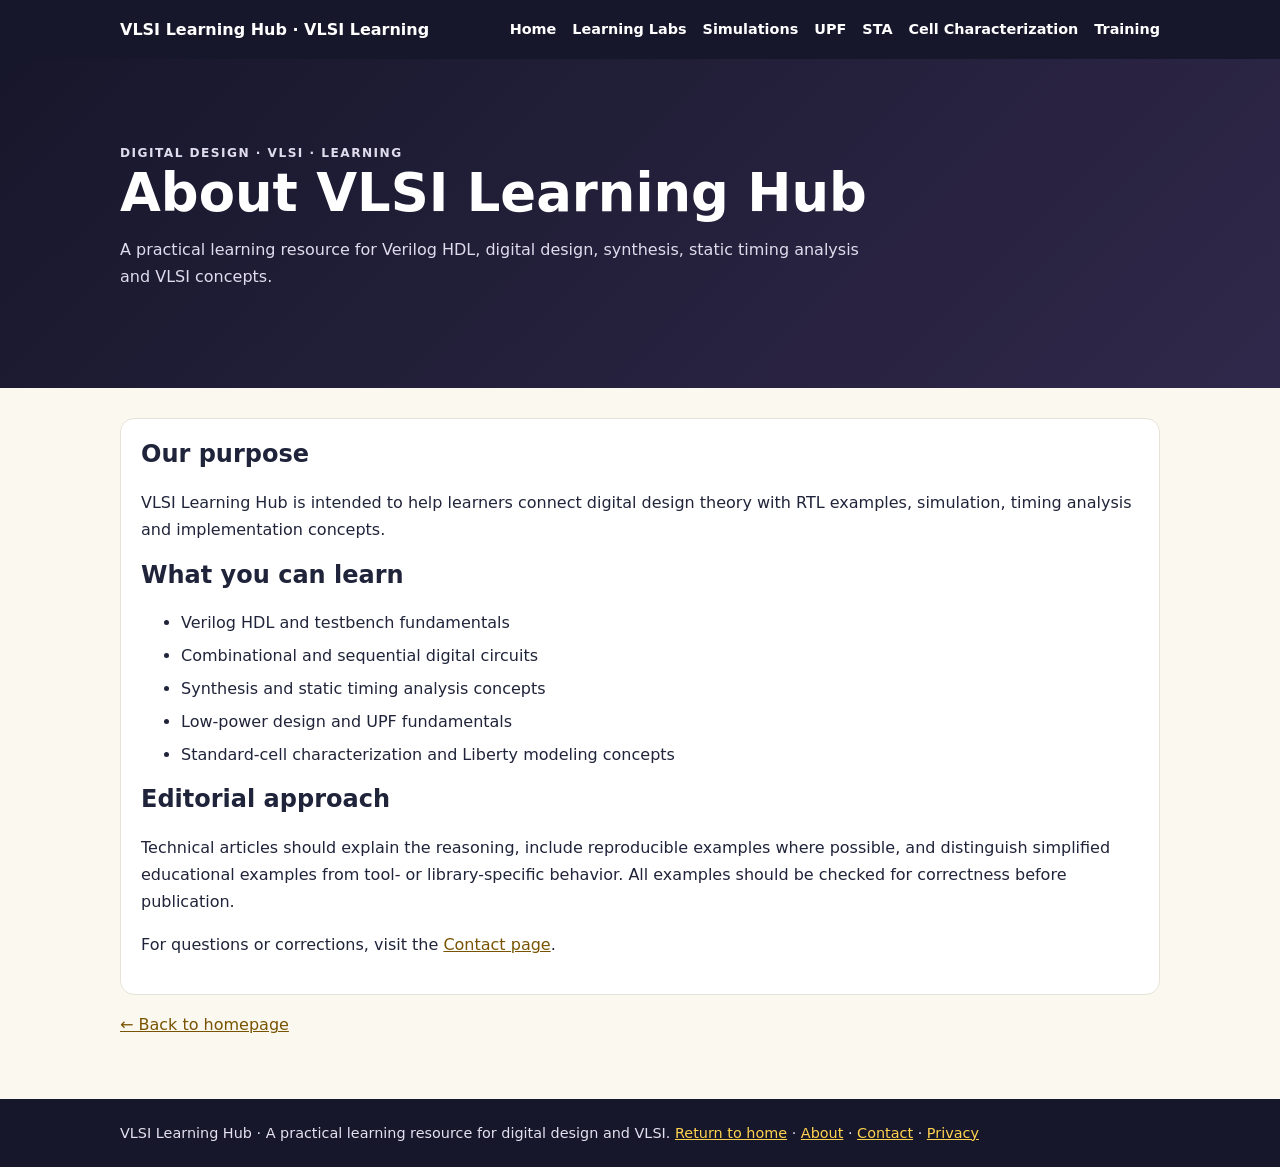
<file: docs/about/index.html>
<!doctype html>
<html lang="en"><head><meta charset="utf-8"><meta name="viewport" content="width=device-width,initial-scale=1">
<title>About VLSI Learning Hub | VLSI Learning Hub</title><meta name="description" content="A practical learning resource for Verilog HDL, digital design, synthesis, static timing analysis and VLSI concepts.">
<meta name="robots" content="index,follow"><meta name="theme-color" content="#17172b">
<link rel="canonical" href="https://t-maharshi-sanand-yadav.github.io/VLSI-Learning-Hub/about/">
<style>
:root{--ink:#20243a;--muted:#687187;--navy:#17172b;--gold:#ffd34f;--line:#e8e3d7;--paper:#fbf8f0}
*{box-sizing:border-box}body{margin:0;background:var(--paper);color:var(--ink);font:16px/1.7 system-ui,-apple-system,Segoe UI,Arial,sans-serif}a{color:#795400}header{background:var(--navy);color:white;padding:16px 0}nav,.wrap{width:min(1040px,calc(100% - 32px));margin:auto}nav{display:flex;align-items:center;justify-content:space-between;gap:16px;flex-wrap:wrap}nav a{color:white;text-decoration:none;font-weight:650}.links{display:flex;gap:16px;flex-wrap:wrap;font-size:.9rem}.hero{background:linear-gradient(135deg,#17172b,#30284a);color:white;padding:54px 0}.hero h1{font-size:clamp(2rem,5vw,3.3rem);line-height:1.1;margin:0 0 14px}.hero p{color:#e0dced;max-width:760px;margin:0}.wrap{padding-top:30px;padding-bottom:44px}.grid{display:grid;grid-template-columns:repeat(auto-fit,minmax(240px,1fr));gap:16px}.card{background:white;border:1px solid var(--line);border-radius:14px;padding:20px}.card h2,.card h3{margin-top:0;line-height:1.25}.eyebrow{color:#ffd34f;text-transform:uppercase;letter-spacing:.12em;font-size:.76rem;font-weight:800}code,pre{background:#f0eee8;border-radius:5px}code{padding:2px 5px}pre{padding:16px;overflow:auto}li{margin:.35rem 0}.notice{padding:14px 16px;border-left:4px solid #c79b20;background:#fff3c9;border-radius:0 8px 8px 0}footer{background:#17172b;color:#e4e0ef;padding:22px 0;font-size:.9rem}footer .wrap{padding-top:0;padding-bottom:0}footer a{color:#ffd34f}@media(max-width:600px){nav{align-items:flex-start;flex-direction:column}.hero{padding:38px 0}}
</style></head><body>
<header><nav><a href="../index.html">VLSI Learning Hub · VLSI Learning</a><div class="links"><a href="../index.html">Home</a><a href="../learn/">Learning Labs</a><a href="../simulations/">Simulations</a><a href="../upf/">UPF</a><a href="../sta/">STA</a><a href="../characterization/">Cell Characterization</a><a href="../training/">Training</a></div></nav></header>
<section class="hero"><div class="wrap"><p class="eyebrow">Digital Design · VLSI · Learning</p><h1>About VLSI Learning Hub</h1><p>A practical learning resource for Verilog HDL, digital design, synthesis, static timing analysis and VLSI concepts.</p></div></section>
<main class="wrap"><div class="card"><h2>Our purpose</h2><p>VLSI Learning Hub is intended to help learners connect digital design theory with RTL examples, simulation, timing analysis and implementation concepts.</p><h2>What you can learn</h2><ul><li>Verilog HDL and testbench fundamentals</li><li>Combinational and sequential digital circuits</li><li>Synthesis and static timing analysis concepts</li><li>Low-power design and UPF fundamentals</li><li>Standard-cell characterization and Liberty modeling concepts</li></ul><h2>Editorial approach</h2><p>Technical articles should explain the reasoning, include reproducible examples where possible, and distinguish simplified educational examples from tool- or library-specific behavior. All examples should be checked for correctness before publication.</p><p>For questions or corrections, visit the <a href="../contact/">Contact page</a>.</p></div><p><a href="../index.html">← Back to homepage</a></p></main><footer><div class="wrap">VLSI Learning Hub · A practical learning resource for digital design and VLSI. <a href="../index.html">Return to home</a> · <a href="../about/">About</a> · <a href="../contact/">Contact</a> · <a href="../privacy/">Privacy</a></div></footer>
</body></html>
</file>
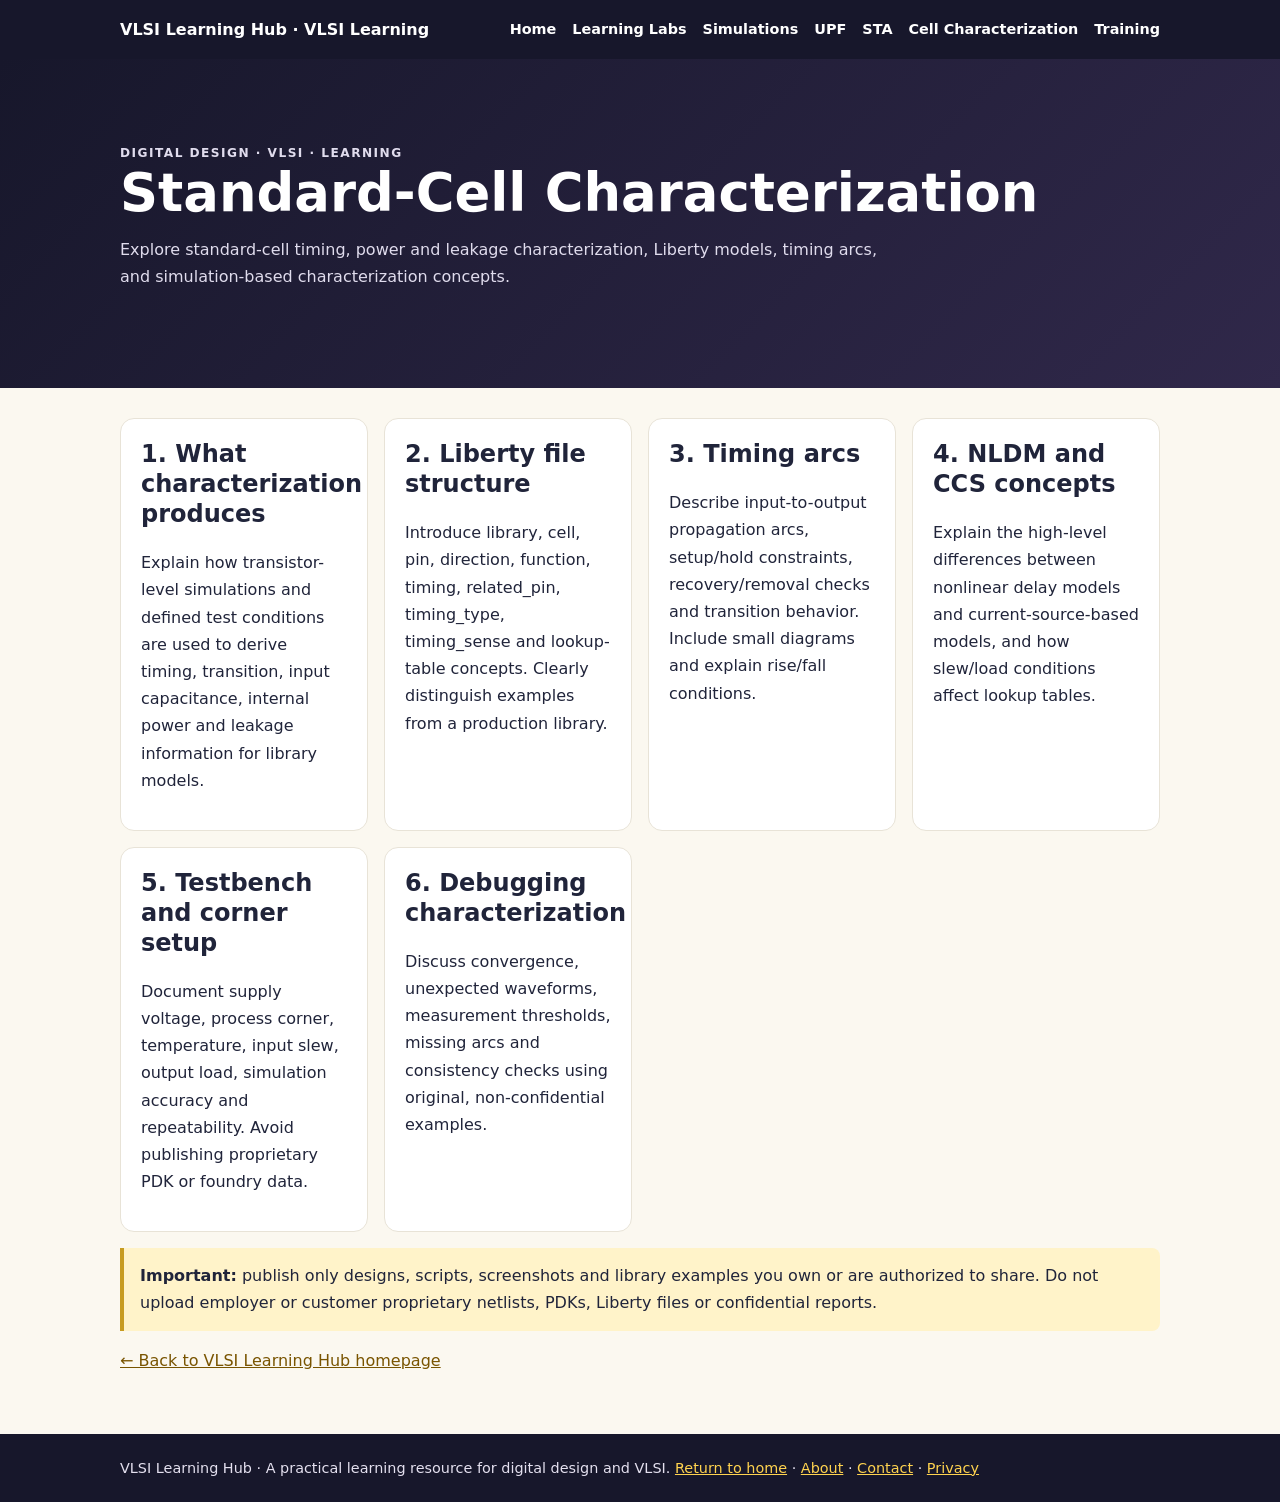
<file: docs/characterization/index.html>
<!doctype html>
<html lang="en"><head><meta charset="utf-8"><meta name="viewport" content="width=device-width,initial-scale=1">
<title>Standard-Cell Characterization | VLSI Learning Hub</title><meta name="description" content="Explore standard-cell timing, power and leakage characterization, Liberty models, timing arcs, and simulation-based characterization concepts.">
<meta name="robots" content="index,follow"><meta name="theme-color" content="#17172b">
<link rel="canonical" href="https://t-maharshi-sanand-yadav.github.io/VLSI-Learning-Hub/characterization/">
<style>
:root{--ink:#20243a;--muted:#687187;--navy:#17172b;--gold:#ffd34f;--line:#e8e3d7;--paper:#fbf8f0}
*{box-sizing:border-box}body{margin:0;background:var(--paper);color:var(--ink);font:16px/1.7 system-ui,-apple-system,Segoe UI,Arial,sans-serif}a{color:#795400}header{background:var(--navy);color:white;padding:16px 0}nav,.wrap{width:min(1040px,calc(100% - 32px));margin:auto}nav{display:flex;align-items:center;justify-content:space-between;gap:16px;flex-wrap:wrap}nav a{color:white;text-decoration:none;font-weight:650}.links{display:flex;gap:16px;flex-wrap:wrap;font-size:.9rem}.hero{background:linear-gradient(135deg,#17172b,#30284a);color:white;padding:54px 0}.hero h1{font-size:clamp(2rem,5vw,3.3rem);line-height:1.1;margin:0 0 14px}.hero p{color:#e0dced;max-width:760px;margin:0}.wrap{padding-top:30px;padding-bottom:44px}.grid{display:grid;grid-template-columns:repeat(auto-fit,minmax(240px,1fr));gap:16px}.card{background:white;border:1px solid var(--line);border-radius:14px;padding:20px}.card h2,.card h3{margin-top:0;line-height:1.25}.eyebrow{color:#ffd34f;text-transform:uppercase;letter-spacing:.12em;font-size:.76rem;font-weight:800}code,pre{background:#f0eee8;border-radius:5px}code{padding:2px 5px}pre{padding:16px;overflow:auto}li{margin:.35rem 0}.notice{padding:14px 16px;border-left:4px solid #c79b20;background:#fff3c9;border-radius:0 8px 8px 0}footer{background:#17172b;color:#e4e0ef;padding:22px 0;font-size:.9rem}footer .wrap{padding-top:0;padding-bottom:0}footer a{color:#ffd34f}@media(max-width:600px){nav{align-items:flex-start;flex-direction:column}.hero{padding:38px 0}}
</style></head><body>
<header><nav><a href="../index.html">VLSI Learning Hub · VLSI Learning</a><div class="links"><a href="../index.html">Home</a><a href="../learn/">Learning Labs</a><a href="../simulations/">Simulations</a><a href="../upf/">UPF</a><a href="../sta/">STA</a><a href="../characterization/">Cell Characterization</a><a href="../training/">Training</a></div></nav></header>
<section class="hero"><div class="wrap"><p class="eyebrow">Digital Design · VLSI · Learning</p><h1>Standard-Cell Characterization</h1><p>Explore standard-cell timing, power and leakage characterization, Liberty models, timing arcs, and simulation-based characterization concepts.</p></div></section>
<main class="wrap"><div class="grid"><article class="card"><h2>1. What characterization produces</h2><p>Explain how transistor-level simulations and defined test conditions are used to derive timing, transition, input capacitance, internal power and leakage information for library models.</p></article><article class="card"><h2>2. Liberty file structure</h2><p>Introduce library, cell, pin, direction, function, timing, related_pin, timing_type, timing_sense and lookup-table concepts. Clearly distinguish examples from a production library.</p></article><article class="card"><h2>3. Timing arcs</h2><p>Describe input-to-output propagation arcs, setup/hold constraints, recovery/removal checks and transition behavior. Include small diagrams and explain rise/fall conditions.</p></article><article class="card"><h2>4. NLDM and CCS concepts</h2><p>Explain the high-level differences between nonlinear delay models and current-source-based models, and how slew/load conditions affect lookup tables.</p></article><article class="card"><h2>5. Testbench and corner setup</h2><p>Document supply voltage, process corner, temperature, input slew, output load, simulation accuracy and repeatability. Avoid publishing proprietary PDK or foundry data.</p></article><article class="card"><h2>6. Debugging characterization</h2><p>Discuss convergence, unexpected waveforms, measurement thresholds, missing arcs and consistency checks using original, non-confidential examples.</p></article></div><p class="notice"><strong>Important:</strong> publish only designs, scripts, screenshots and library examples you own or are authorized to share. Do not upload employer or customer proprietary netlists, PDKs, Liberty files or confidential reports.</p><p><a href="../index.html">← Back to VLSI Learning Hub homepage</a></p></main><footer><div class="wrap">VLSI Learning Hub · A practical learning resource for digital design and VLSI. <a href="../index.html">Return to home</a> · <a href="../about/">About</a> · <a href="../contact/">Contact</a> · <a href="../privacy/">Privacy</a></div></footer>
</body></html>
</file>
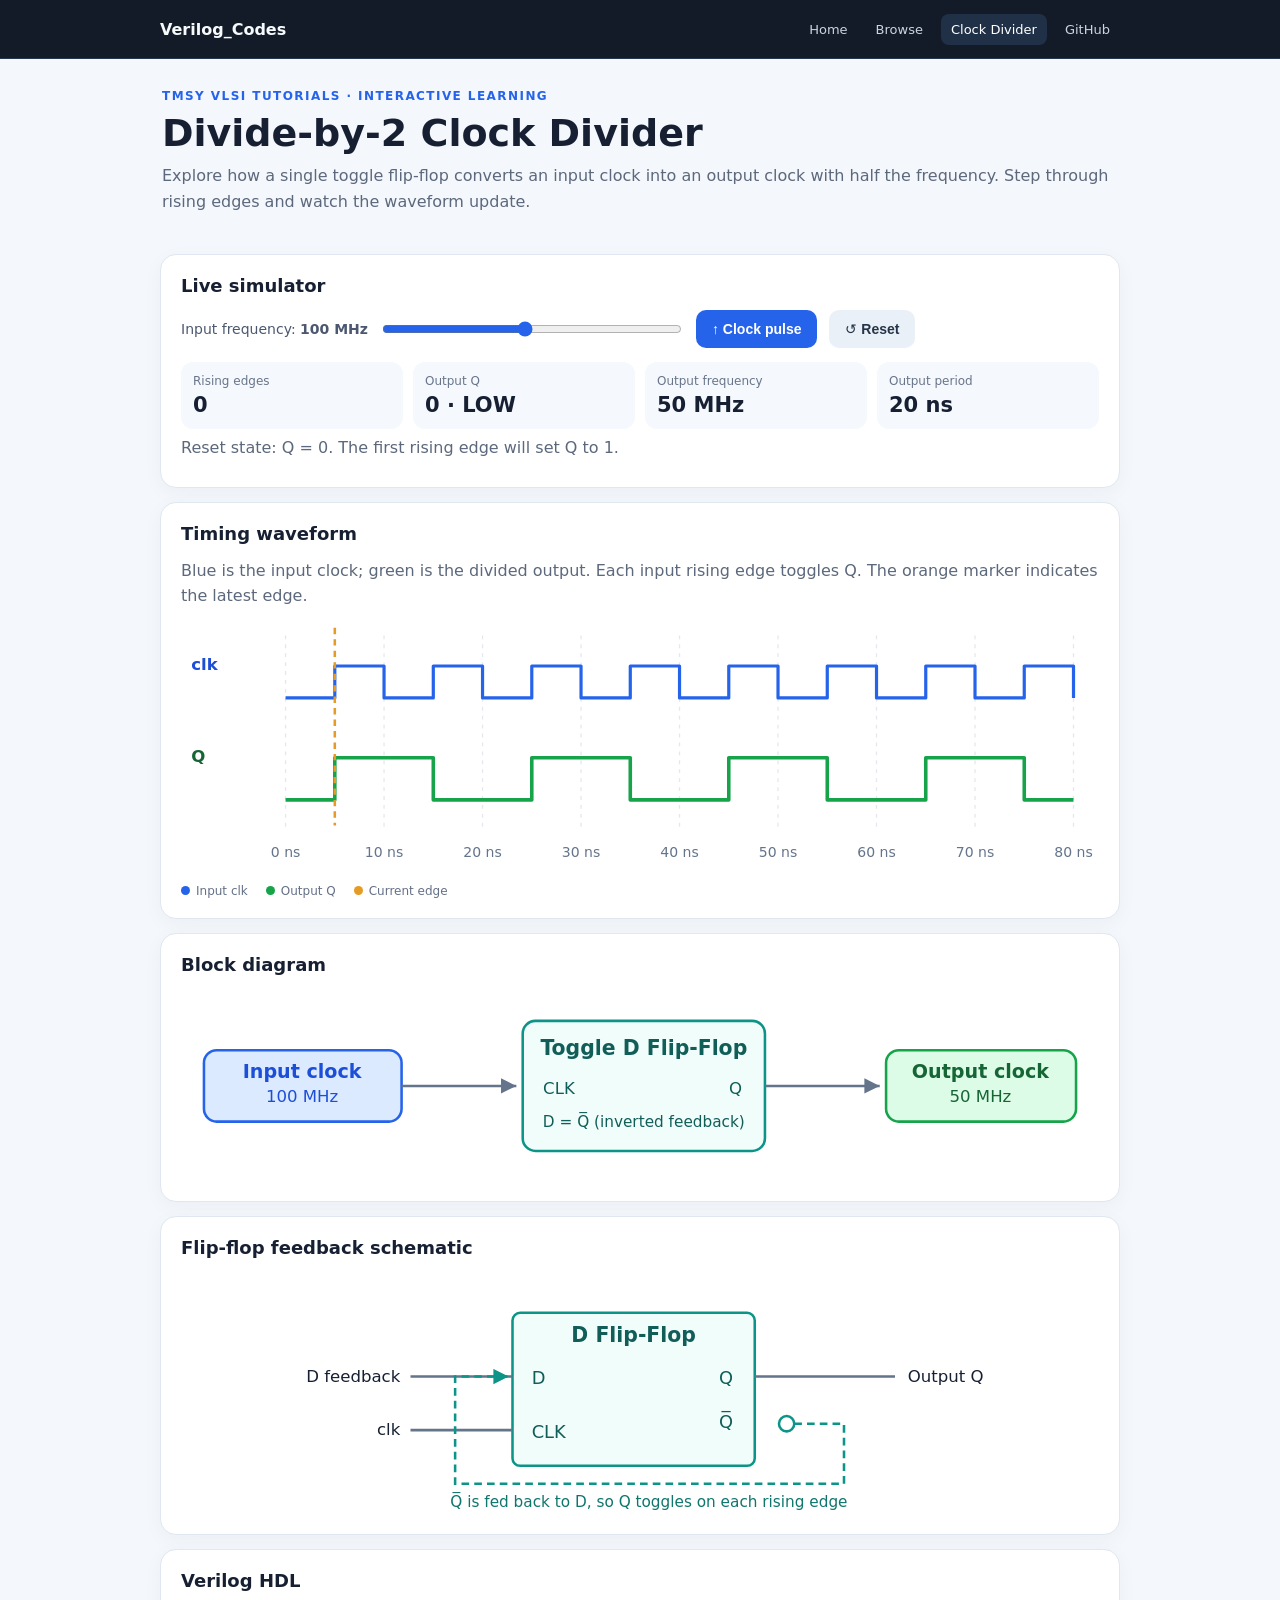
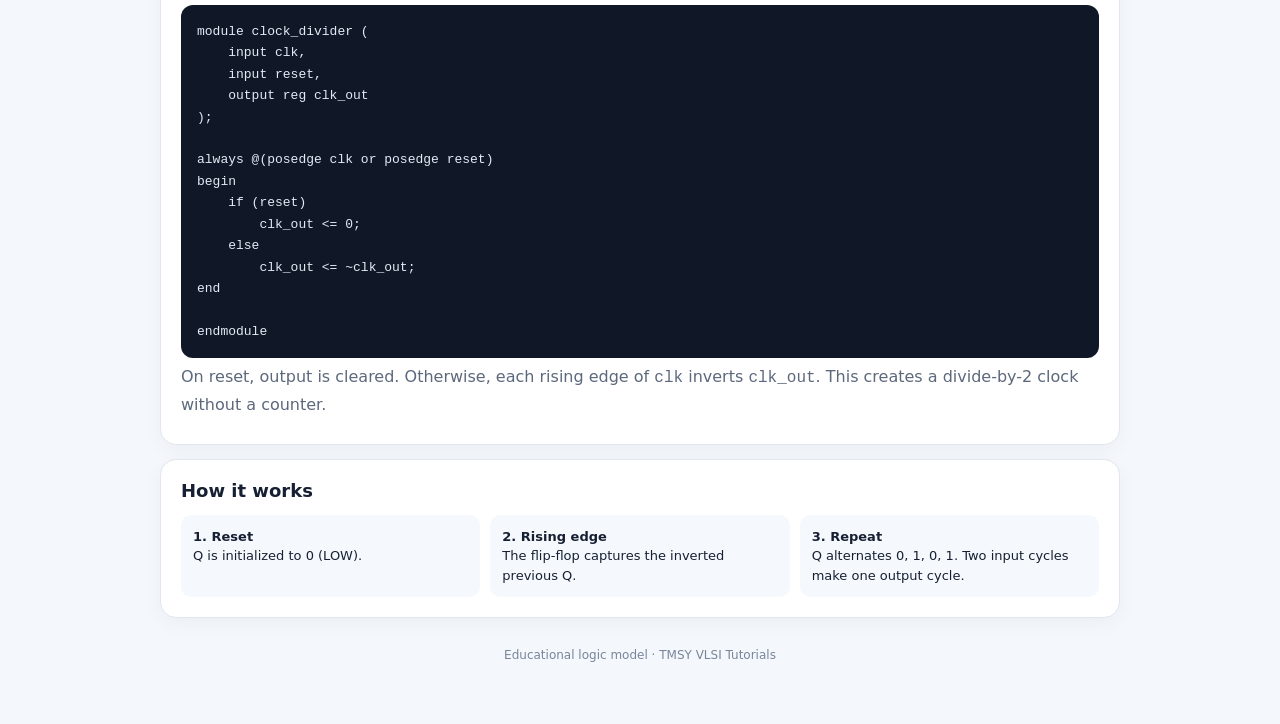
<file: docs/clock-divider/index.html>
<!doctype html>
<html lang="en">
<head>
<meta charset="utf-8"><meta name="viewport" content="width=device-width,initial-scale=1">
<meta name="theme-color" content="#f8fafc">
<title>Divide-by-2 Clock Divider | VLSI Learning Hub</title>
<style>
:root{font-family:Inter,system-ui,-apple-system,Segoe UI,Roboto,Arial,sans-serif;color:#172033;background:#f4f7fb;font-synthesis:none}
*{box-sizing:border-box}body{margin:0;padding:24px 14px 48px}.wrap{max-width:960px;margin:auto}
header{padding:12px 2px 20px}h1{font-size:clamp(25px,5vw,38px);margin:8px 0}p{line-height:1.6;color:#5c687c;margin:6px 0}.eyebrow{font-size:12px;font-weight:800;letter-spacing:.12em;color:#2563eb;text-transform:uppercase}
.panel{background:white;border:1px solid #e0e7f0;border-radius:16px;padding:20px;margin:14px 0;box-shadow:0 5px 20px #1c35520a}
h2{font-size:18px;margin:0 0 14px}.metrics{display:grid;grid-template-columns:repeat(4,1fr);gap:10px;margin-top:14px}.metric{background:#f5f8fc;border-radius:12px;padding:12px}.metric small{display:block;color:#68758a;font-size:12px}.metric strong{display:block;font-size:21px;margin-top:5px;font-variant-numeric:tabular-nums}
.controls{display:flex;align-items:center;gap:12px;flex-wrap:wrap}.controls label{font-size:14px;color:#4b5870}.controls input{width:min(300px,55vw);accent-color:#2563eb}
button{border:0;border-radius:10px;padding:11px 16px;font-weight:700;cursor:pointer;background:#2563eb;color:white;font-size:14px}button.secondary{background:#eaf0f7;color:#263449}button:disabled{opacity:.45;cursor:not-allowed}
svg{width:100%;height:auto;display:block;overflow:visible}.legend{display:flex;gap:18px;flex-wrap:wrap;font-size:12px;color:#637087;margin-top:8px}.dot{display:inline-block;width:9px;height:9px;border-radius:50%;margin-right:6px}
code,pre{font-family:ui-monospace,SFMono-Regular,Consolas,monospace}pre{background:#101827;color:#e2eaf6;border-radius:12px;padding:16px;overflow:auto;font-size:13px;line-height:1.65;margin:0;white-space:pre}
.steps{display:grid;grid-template-columns:repeat(3,1fr);gap:10px}.step{padding:12px;background:#f5f8fc;border-radius:10px;font-size:13px;line-height:1.5}
footer{text-align:center;color:#78859a;font-size:12px;padding:16px}
@media(max-width:600px){body{padding:16px 10px}.panel{padding:15px}.metrics{grid-template-columns:repeat(2,1fr)}.steps{grid-template-columns:1fr}pre{font-size:11px;padding:12px}}

.site-header{position:sticky;top:0;z-index:20;margin:-24px -14px 18px;padding:0 14px;background:rgba(11,18,32,.96);border-bottom:1px solid #273650;backdrop-filter:blur(12px)}
.site-nav{max-width:960px;min-height:58px;margin:auto;display:flex;align-items:center;justify-content:space-between;gap:12px}
.site-brand{color:#f7fafc;text-decoration:none;font-weight:800}
.site-links{display:flex;align-items:center;justify-content:flex-end;gap:8px;flex-wrap:wrap}
.site-links a{color:#cbd5e1;text-decoration:none;font-size:13px;padding:8px 10px;border-radius:8px}
.site-links a:hover,.site-links a[aria-current=page]{background:#203047;color:white}
@media(max-width:600px){.site-header{margin:-16px -10px 14px}.site-nav{align-items:flex-start;flex-direction:column;padding:10px 0}.site-links{justify-content:flex-start;width:100%}.site-links a{border:1px solid #34445b;padding:7px 9px}}
</style></head>
<body>
<header class="site-header"><nav class="site-nav" aria-label="Main navigation">
<a class="site-brand" href="../index.html">Verilog_Codes</a>
<div class="site-links"><a href="../index.html">Home</a><a href="../browse.html">Browse</a><a href="./" aria-current="page">Clock Divider</a><a href="https://github.com/T-Maharshi-Sanand-Yadav/Verilog_Codes" target="_blank" rel="noreferrer">GitHub</a></div>
</nav></header>
<main class="wrap">
<header><div class="eyebrow">TMSY VLSI Tutorials · Interactive learning</div><h1>Divide-by-2 Clock Divider</h1><p>Explore how a single toggle flip-flop converts an input clock into an output clock with half the frequency. Step through rising edges and watch the waveform update.</p></header>
<section class="panel"><h2>Live simulator</h2><div class="controls"><label for="freq">Input frequency: <b id="freqText">100 MHz</b></label><input id="freq" type="range" min="10" max="200" step="10" value="100"><button id="pulse">↑ Clock pulse</button><button id="reset" class="secondary">↺ Reset</button></div>
<div class="metrics"><div class="metric"><small>Rising edges</small><strong id="edges">0</strong></div><div class="metric"><small>Output Q</small><strong id="q">0 · LOW</strong></div><div class="metric"><small>Output frequency</small><strong id="outFreq">50 MHz</strong></div><div class="metric"><small>Output period</small><strong id="outPeriod">20 ns</strong></div></div>
<p id="explain" aria-live="polite">Reset state: Q = 0. Press “Clock pulse” to apply one rising edge.</p></section>
<section class="panel"><h2>Timing waveform</h2><p>Blue is the input clock; green is the divided output. Each input rising edge toggles Q. The orange marker indicates the latest edge.</p>
<svg id="wave" viewBox="0 0 720 205" role="img" aria-label="Input and divide-by-two output clock timing waveform"></svg>
<div class="legend"><span><i class="dot" style="background:#2563eb"></i>Input clk</span><span><i class="dot" style="background:#16a34a"></i>Output Q</span><span><i class="dot" style="background:#e59b25"></i>Current edge</span></div></section>
<section class="panel"><h2>Block diagram</h2><svg viewBox="0 0 720 150" role="img" aria-label="Input clock connected to toggle flip-flop and output clock"><defs><marker id="arr" markerWidth="8" markerHeight="8" refX="6" refY="3" orient="auto"><path d="M0 0L6 3L0 6Z" fill="#64748b"/></marker></defs><rect x="18" y="48" width="155" height="56" rx="10" fill="#dbeafe" stroke="#2563eb" stroke-width="2"/><text x="95" y="70" text-anchor="middle" font-size="15" font-weight="700" fill="#1d4ed8">Input clock</text><text x="95" y="89" text-anchor="middle" font-size="13" fill="#1d4ed8" id="blockIn">100 MHz</text><path d="M173 76H263" stroke="#64748b" stroke-width="2" marker-end="url(#arr)"/><rect x="268" y="25" width="190" height="102" rx="10" fill="#f0fdfa" stroke="#0d9488" stroke-width="2"/><text x="363" y="52" text-anchor="middle" font-size="16" font-weight="700" fill="#115e59">Toggle D Flip-Flop</text><text x="284" y="82" font-size="13" fill="#115e59">CLK</text><text x="440" y="82" text-anchor="end" font-size="13" fill="#115e59">Q</text><text x="363" y="108" text-anchor="middle" font-size="12" fill="#115e59">D = Q̅ (inverted feedback)</text><path d="M458 76H548" stroke="#64748b" stroke-width="2" marker-end="url(#arr)"/><rect x="553" y="48" width="149" height="56" rx="10" fill="#dcfce7" stroke="#16a34a" stroke-width="2"/><text x="627" y="70" text-anchor="middle" font-size="15" font-weight="700" fill="#166534">Output clock</text><text x="627" y="89" text-anchor="middle" font-size="13" fill="#166534" id="blockOut">50 MHz</text></svg></section>
<section class="panel"><h2>Flip-flop feedback schematic</h2><svg viewBox="0 0 720 190" role="img" aria-label="D flip-flop with inverted output feedback to D input"><defs><marker id="fbarr" markerWidth="8" markerHeight="8" refX="6" refY="3" orient="auto"><path d="M0 0L6 3L0 6Z" fill="#0d9488"/></marker></defs><rect x="260" y="32" width="190" height="120" rx="6" fill="#f0fdfa" stroke="#0d9488" stroke-width="2"/><text x="355" y="55" text-anchor="middle" font-size="16" font-weight="700" fill="#115e59">D Flip-Flop</text><text x="275" y="88" font-size="14" fill="#115e59">D</text><text x="275" y="130" font-size="14" fill="#115e59">CLK</text><text x="433" y="88" text-anchor="end" font-size="14" fill="#115e59">Q</text><text x="433" y="122" text-anchor="end" font-size="14" fill="#115e59">Q̅</text><path d="M180 82H260M450 82H560M180 124H260" fill="none" stroke="#64748b" stroke-width="2"/><text x="172" y="86" text-anchor="end" font-size="13" fill="currentColor">D feedback</text><text x="172" y="128" text-anchor="end" font-size="13" fill="currentColor">clk</text><text x="570" y="86" font-size="13" fill="currentColor">Output Q</text><circle cx="475" cy="119" r="6" fill="white" stroke="#0d9488" stroke-width="2"/><path d="M481 119H520V166H215V82H257" fill="none" stroke="#0d9488" stroke-width="2" stroke-dasharray="6 4" marker-end="url(#fbarr)"/><text x="367" y="184" text-anchor="middle" font-size="12" fill="#0f766e">Q̅ is fed back to D, so Q toggles on each rising edge</text></svg></section>
<section class="panel"><h2>Verilog HDL</h2><pre><code>module clock_divider (
    input clk,
    input reset,
    output reg clk_out
);

always @(posedge clk or posedge reset)
begin
    if (reset)
        clk_out &lt;= 0;
    else
        clk_out &lt;= ~clk_out;
end

endmodule</code></pre><p>On reset, output is cleared. Otherwise, each rising edge of <code>clk</code> inverts <code>clk_out</code>. This creates a divide-by-2 clock without a counter.</p></section>
<section class="panel"><h2>How it works</h2><div class="steps"><div class="step"><b>1. Reset</b><br>Q is initialized to 0 (LOW).</div><div class="step"><b>2. Rising edge</b><br>The flip-flop captures the inverted previous Q.</div><div class="step"><b>3. Repeat</b><br>Q alternates 0, 1, 0, 1. Two input cycles make one output cycle.</div></div></section>
<footer>Educational logic model · TMSY VLSI Tutorials</footer>
</main>
<script>
const $=id=>document.getElementById(id);let edges=0,q=0,history=[0],freq=100;
function fmt(n){return Number.isInteger(n)?String(n):n.toFixed(2)}
function draw(){
 const svg=$('wave'),left=82,right=700,cycles=8,step=(right-left)/cycles;
 const clkHigh=40,clkLow=65,qHigh=112,qLow=145;let s='';
 for(let i=0;i<=cycles;i++){
   const x=left+i*step;
   s+=`<line x1="${x}" y1="16" x2="${x}" y2="168" stroke="#94a3b8" stroke-opacity=".25" stroke-dasharray="3 4"/><text x="${x}" y="190" text-anchor="middle" font-size="11" fill="#64748b">${fmt(i*1000/freq)} ns</text>`;
 }
 s+='<text x="8" y="43" font-size="13" fill="#1d4ed8" font-weight="700">clk</text><text x="8" y="115" font-size="13" fill="#166534" font-weight="700">Q</text>';
 // Input clock starts LOW; each cycle has a rising edge at its midpoint.
 let cp=`M ${left} ${clkLow}`;
 for(let i=0;i<cycles;i++){
   const x=left+i*step,mid=x+step/2,next=x+step;
   cp+=` H ${mid} V ${clkHigh} H ${next} V ${clkLow}`;
 }
 s+=`<path d="${cp}" fill="none" stroke="#2563eb" stroke-width="2.5" stroke-linejoin="round"/>`;
 // Q toggles exactly at each input rising edge and holds between edges.
 let qp=`M ${left} ${qLow}`,state=0;
 for(let i=0;i<cycles;i++){
   const x=left+i*step,mid=x+step/2,next=x+step;
   qp+=` H ${mid} V ${state===0?qHigh:qLow}`;
   state=1-state;
   qp+=` H ${next}`;
 }
 s+=`<path d="${qp}" fill="none" stroke="#16a34a" stroke-width="2.8" stroke-linejoin="round"/>`;
 // Marker tracks the most recently applied edge (or first edge before stepping).
 const markerX=edges===0?left+step/2:Math.min(right,left+(edges-1)*step+step/2);
 s+=`<line x1="${markerX}" x2="${markerX}" y1="10" y2="165" stroke="#e59b25" stroke-width="2" stroke-dasharray="5 4"/>`;
 svg.innerHTML=s;
 $('edges').textContent=edges;$('q').textContent=q+' · '+(q?'HIGH':'LOW');$('outFreq').textContent=fmt(freq/2)+' MHz';$('outPeriod').textContent=fmt(2000/freq)+' ns';$('freqText').textContent=freq+' MHz';$('blockIn').textContent=freq+' MHz';$('blockOut').textContent=fmt(freq/2)+' MHz';$('explain').textContent=edges===0?'Reset state: Q = 0. The first rising edge will set Q to 1.':`After ${edges} input rising edge(s), Q = ${q}. Q toggles once at each rising edge; one full output cycle takes two input cycles.`;$('pulse').disabled=edges>=8;
}
$('pulse').addEventListener('click',()=>{edges++;q=1-q;history.push(q);draw()});$('reset').addEventListener('click',()=>{edges=0;q=0;history=[0];draw()});$('freq').addEventListener('input',e=>{freq=+e.target.value;draw()});draw();
</script></body></html>
</file>
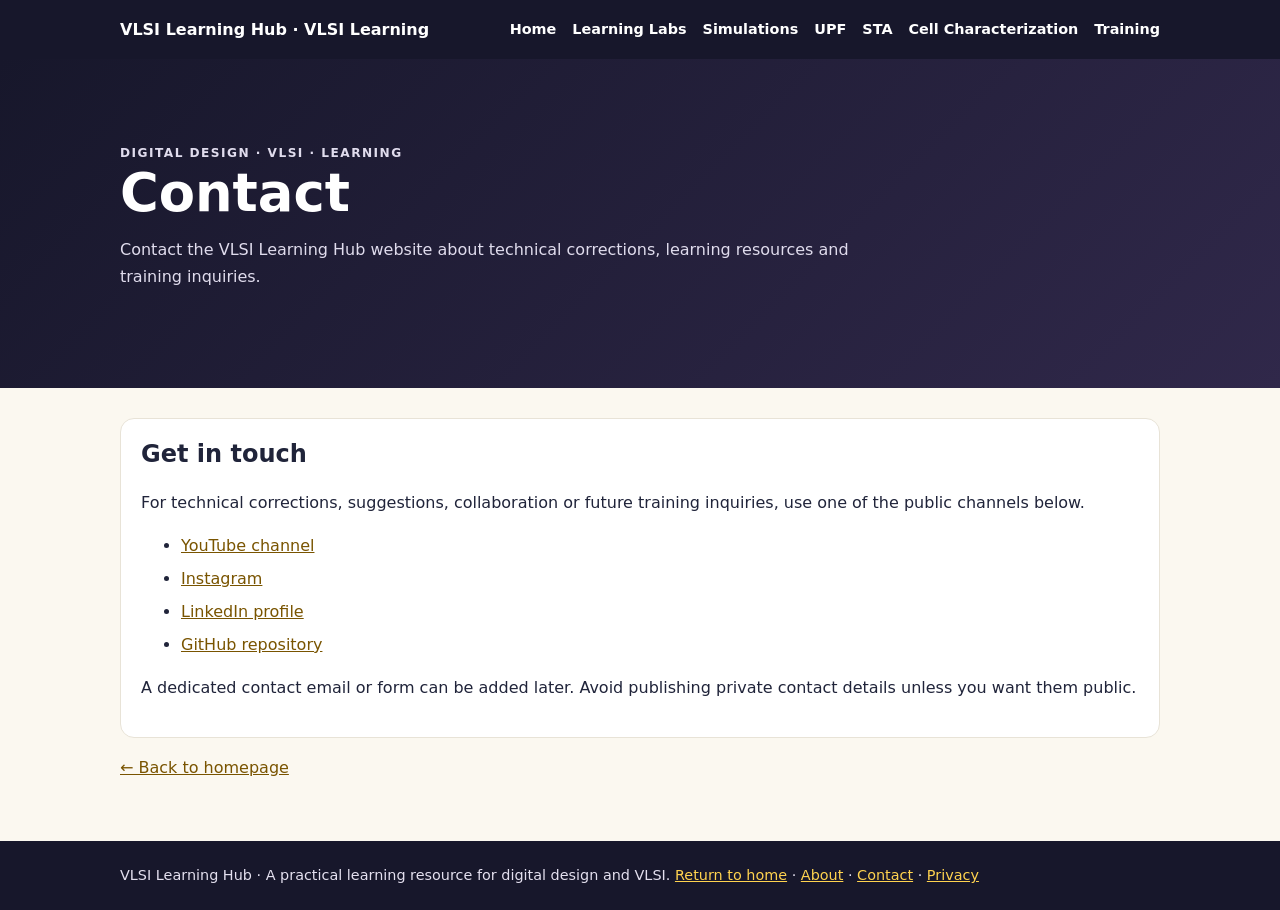
<file: docs/contact/index.html>
<!doctype html>
<html lang="en"><head><meta charset="utf-8"><meta name="viewport" content="width=device-width,initial-scale=1">
<title>Contact | VLSI Learning Hub</title><meta name="description" content="Contact the VLSI Learning Hub website about technical corrections, learning resources and training inquiries.">
<meta name="robots" content="index,follow"><meta name="theme-color" content="#17172b">
<link rel="canonical" href="https://t-maharshi-sanand-yadav.github.io/VLSI-Learning-Hub/contact/">
<style>
:root{--ink:#20243a;--muted:#687187;--navy:#17172b;--gold:#ffd34f;--line:#e8e3d7;--paper:#fbf8f0}
*{box-sizing:border-box}body{margin:0;background:var(--paper);color:var(--ink);font:16px/1.7 system-ui,-apple-system,Segoe UI,Arial,sans-serif}a{color:#795400}header{background:var(--navy);color:white;padding:16px 0}nav,.wrap{width:min(1040px,calc(100% - 32px));margin:auto}nav{display:flex;align-items:center;justify-content:space-between;gap:16px;flex-wrap:wrap}nav a{color:white;text-decoration:none;font-weight:650}.links{display:flex;gap:16px;flex-wrap:wrap;font-size:.9rem}.hero{background:linear-gradient(135deg,#17172b,#30284a);color:white;padding:54px 0}.hero h1{font-size:clamp(2rem,5vw,3.3rem);line-height:1.1;margin:0 0 14px}.hero p{color:#e0dced;max-width:760px;margin:0}.wrap{padding-top:30px;padding-bottom:44px}.grid{display:grid;grid-template-columns:repeat(auto-fit,minmax(240px,1fr));gap:16px}.card{background:white;border:1px solid var(--line);border-radius:14px;padding:20px}.card h2,.card h3{margin-top:0;line-height:1.25}.eyebrow{color:#ffd34f;text-transform:uppercase;letter-spacing:.12em;font-size:.76rem;font-weight:800}code,pre{background:#f0eee8;border-radius:5px}code{padding:2px 5px}pre{padding:16px;overflow:auto}li{margin:.35rem 0}.notice{padding:14px 16px;border-left:4px solid #c79b20;background:#fff3c9;border-radius:0 8px 8px 0}footer{background:#17172b;color:#e4e0ef;padding:22px 0;font-size:.9rem}footer .wrap{padding-top:0;padding-bottom:0}footer a{color:#ffd34f}@media(max-width:600px){nav{align-items:flex-start;flex-direction:column}.hero{padding:38px 0}}
</style></head><body>
<header><nav><a href="../index.html">VLSI Learning Hub · VLSI Learning</a><div class="links"><a href="../index.html">Home</a><a href="../learn/">Learning Labs</a><a href="../simulations/">Simulations</a><a href="../upf/">UPF</a><a href="../sta/">STA</a><a href="../characterization/">Cell Characterization</a><a href="../training/">Training</a></div></nav></header>
<section class="hero"><div class="wrap"><p class="eyebrow">Digital Design · VLSI · Learning</p><h1>Contact</h1><p>Contact the VLSI Learning Hub website about technical corrections, learning resources and training inquiries.</p></div></section>
<main class="wrap"><div class="card"><h2>Get in touch</h2><p>For technical corrections, suggestions, collaboration or future training inquiries, use one of the public channels below.</p><ul><li><a href="https://www.youtube.com/@maharshisanandyadav" target="_blank" rel="noopener noreferrer">YouTube channel</a></li><li><a href="https://www.instagram.com/vlsi.tmsy.tutorials/" target="_blank" rel="noopener noreferrer">Instagram</a></li><li><a href="https://www.linkedin.com/in/t-maharshi-sanand-yadav/" target="_blank" rel="noopener noreferrer">LinkedIn profile</a></li><li><a href="https://github.com/T-Maharshi-Sanand-Yadav/VLSI-Learning-Hub" target="_blank" rel="noopener noreferrer">GitHub repository</a></li></ul><p>A dedicated contact email or form can be added later. Avoid publishing private contact details unless you want them public.</p></div><p><a href="../index.html">← Back to homepage</a></p></main><footer><div class="wrap">VLSI Learning Hub · A practical learning resource for digital design and VLSI. <a href="../index.html">Return to home</a> · <a href="../about/">About</a> · <a href="../contact/">Contact</a> · <a href="../privacy/">Privacy</a></div></footer>
</body></html>
</file>
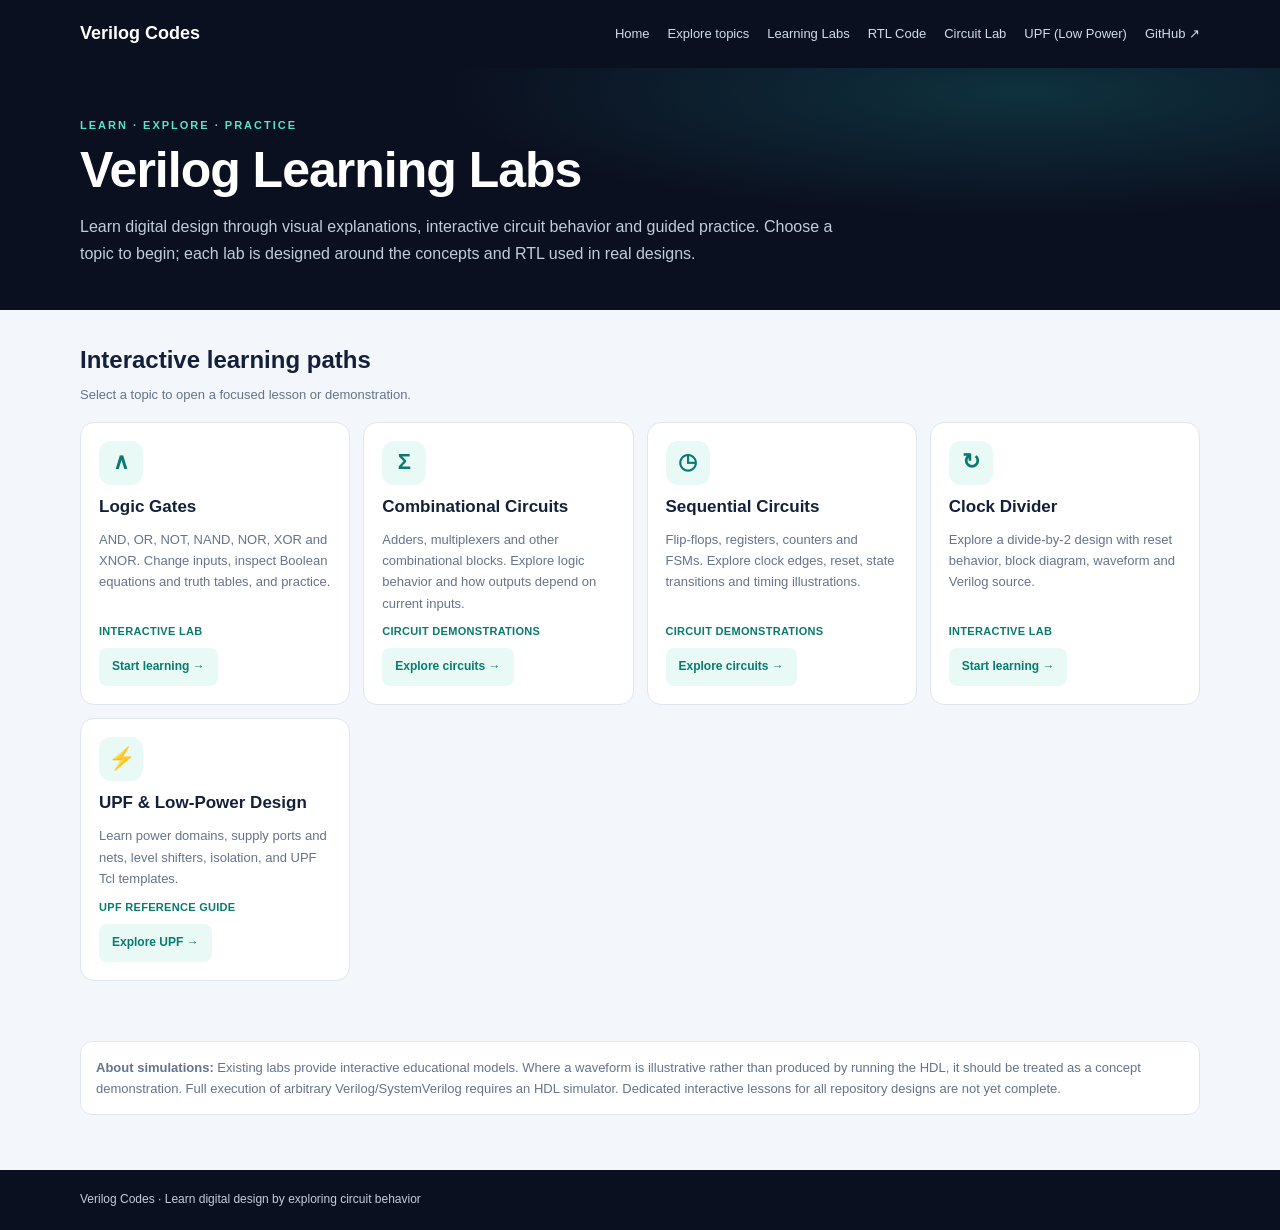
<file: docs/learn/index.html>
<!doctype html>
<html lang="en"><head><meta charset="utf-8"><meta name="viewport" content="width=device-width,initial-scale=1"><meta name="theme-color" content="#0b1020"><title>Verilog Learning Labs | VLSI Learning Hub</title><meta name="description" content="Interactive Verilog learning labs for logic gates, combinational and sequential circuits, and digital design practice.">
<link rel="canonical" href="https://t-maharshi-sanand-yadav.github.io/VLSI-Learning-Hub/learn/"><style>
:root{--bg:#f3f6fb;--ink:#142039;--muted:#65738b;--line:#dfe6f0;--dark:#0b1020;--teal:#12b9a2;--mint:#e9faf6}*{box-sizing:border-box}body{margin:0;background:var(--bg);color:var(--ink);font:15px/1.65 Arial,sans-serif}a{color:inherit;text-decoration:none}.wrap{width:min(1120px,calc(100% - 32px));margin:auto}header{background:var(--dark);color:white}nav{min-height:68px;display:flex;align-items:center;justify-content:space-between;gap:16px;flex-wrap:wrap}.brand{font-weight:800;font-size:18px}.links{display:flex;gap:18px;flex-wrap:wrap;color:#d1dbea;font-size:13px}.hero{padding:48px 0 42px;background:radial-gradient(ellipse at 80% 10%,#145b6370,transparent 40%),var(--dark);color:white}.eyebrow{color:#55e3ce;text-transform:uppercase;font-size:11px;font-weight:bold;letter-spacing:2px;margin:0 0 9px}h1{font-size:clamp(32px,5vw,50px);line-height:1.1;margin:0;letter-spacing:-1px}.hero p:last-of-type{max-width:760px;color:#c1ccdc;margin:15px 0 0;line-height:1.7;font-size:16px}.section{padding:30px 0}.section h2{margin:0;font-size:24px}.muted{color:var(--muted);font-size:13px;margin:5px 0 16px}.cards{display:grid;grid-template-columns:repeat(auto-fit,minmax(230px,1fr));gap:13px}.card{background:white;border:1px solid var(--line);border-radius:14px;padding:18px;display:flex;flex-direction:column;gap:8px;min-height:205px}.card:hover{border-color:#62cfc0;background:#fafffe}.iconbox{height:44px;width:44px;border-radius:12px;background:var(--mint);display:grid;place-items:center;color:#087b6e;font-size:22px;font-weight:bold}.card h3{margin:0;font-size:17px}.card p{margin:0;color:var(--muted);font-size:13px;flex:1}.btn{display:inline-block;padding:9px 13px;border-radius:8px;background:var(--dark);color:white;font-size:12px;font-weight:bold;align-self:start}.btn.alt{background:var(--mint);color:#087b6e}.status{font-size:11px;font-weight:bold;color:#087b6e;letter-spacing:.3px}.note{background:white;border:1px solid var(--line);border-radius:12px;padding:15px;color:var(--muted);font-size:13px}footer{padding:20px 0;background:var(--dark);color:#c3ccdc;font-size:12px;margin-top:25px}@media(max-width:600px){.hero{padding:38px 0}.links{gap:12px}}
</style></head><body><header><nav class="wrap"><a class="brand" href="../index.html">Verilog Codes</a><div class="links"><a href="../index.html">Home</a><a href="../browse.html">Explore topics</a><a href="./" aria-current="page">Learning Labs</a><a href="../rtl-code/">RTL Code</a><a href="../simulations/">Circuit Lab</a><a href="../upf/">UPF (Low Power)</a><a href="https://github.com/T-Maharshi-Sanand-Yadav/Verilog_Codes" target="_blank" rel="noreferrer">GitHub ↗</a></div></nav></header>
<section class="hero"><div class="wrap"><p class="eyebrow">Learn · Explore · Practice</p><h1>Verilog Learning Labs</h1><p>Learn digital design through visual explanations, interactive circuit behavior and guided practice. Choose a topic to begin; each lab is designed around the concepts and RTL used in real designs.</p></div></section>
<main class="wrap"><section class="section"><h2>Interactive learning paths</h2><p class="muted">Select a topic to open a focused lesson or demonstration.</p><div class="cards">
<a class="card" href="../simulations/?path=Logic"><span class="iconbox">∧</span><h3>Logic Gates</h3><p>AND, OR, NOT, NAND, NOR, XOR and XNOR. Change inputs, inspect Boolean equations and truth tables, and practice.</p><span class="status">INTERACTIVE LAB</span><span class="btn alt">Start learning →</span></a>
<a class="card" href="../simulations/?path=Combinational"><span class="iconbox">Σ</span><h3>Combinational Circuits</h3><p>Adders, multiplexers and other combinational blocks. Explore logic behavior and how outputs depend on current inputs.</p><span class="status">CIRCUIT DEMONSTRATIONS</span><span class="btn alt">Explore circuits →</span></a>
<a class="card" href="../simulations/?path=Sequential"><span class="iconbox">◷</span><h3>Sequential Circuits</h3><p>Flip-flops, registers, counters and FSMs. Explore clock edges, reset, state transitions and timing illustrations.</p><span class="status">CIRCUIT DEMONSTRATIONS</span><span class="btn alt">Explore circuits →</span></a>
<a class="card" href="../clock-divider/"><span class="iconbox">↻</span><h3>Clock Divider</h3><p>Explore a divide-by-2 design with reset behavior, block diagram, waveform and Verilog source.</p><span class="status">INTERACTIVE LAB</span><span class="btn alt">Start learning →</span></a>
<a class="card" href="../upf/"><span class="iconbox">⚡</span><h3>UPF & Low-Power Design</h3><p>Learn power domains, supply ports and nets, level shifters, isolation, and UPF Tcl templates.</p><span class="status">UPF REFERENCE GUIDE</span><span class="btn alt">Explore UPF →</span></a>


</div></section><section class="section"><div class="note"><strong>About simulations:</strong> Existing labs provide interactive educational models. Where a waveform is illustrative rather than produced by running the HDL, it should be treated as a concept demonstration. Full execution of arbitrary Verilog/SystemVerilog requires an HDL simulator. Dedicated interactive lessons for all repository designs are not yet complete.</div></section></main><footer><div class="wrap">Verilog Codes · Learn digital design by exploring circuit behavior</div></footer></body></html>
</file>
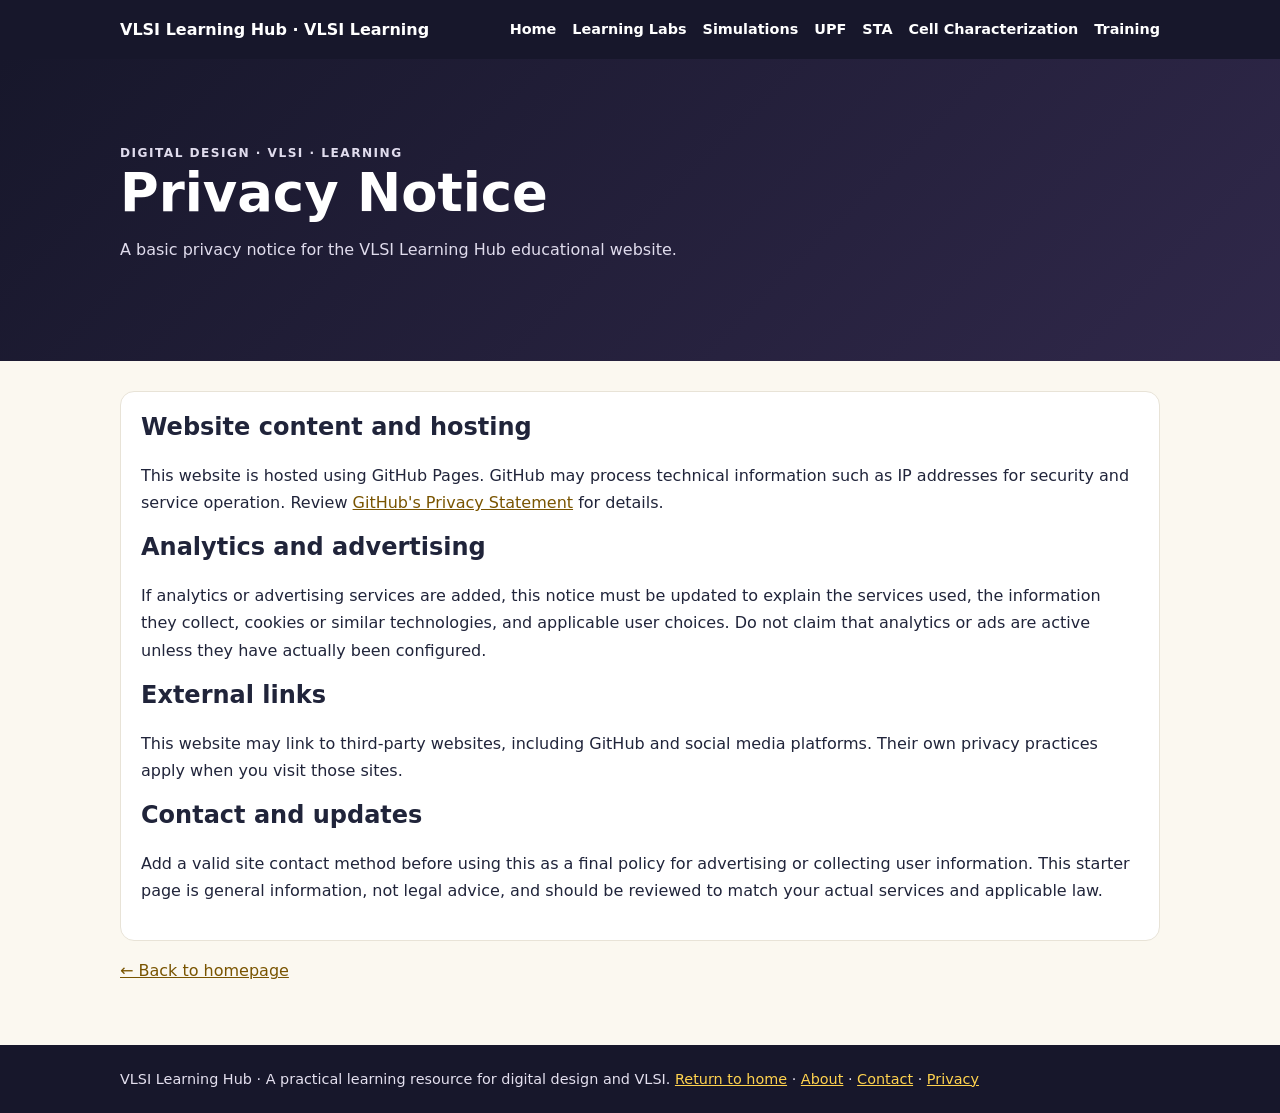
<file: docs/privacy/index.html>
<!doctype html>
<html lang="en"><head><meta charset="utf-8"><meta name="viewport" content="width=device-width,initial-scale=1">
<title>Privacy Notice | VLSI Learning Hub</title><meta name="description" content="A basic privacy notice for the VLSI Learning Hub educational website.">
<meta name="robots" content="index,follow"><meta name="theme-color" content="#17172b">
<link rel="canonical" href="https://t-maharshi-sanand-yadav.github.io/VLSI-Learning-Hub/privacy/">
<style>
:root{--ink:#20243a;--muted:#687187;--navy:#17172b;--gold:#ffd34f;--line:#e8e3d7;--paper:#fbf8f0}
*{box-sizing:border-box}body{margin:0;background:var(--paper);color:var(--ink);font:16px/1.7 system-ui,-apple-system,Segoe UI,Arial,sans-serif}a{color:#795400}header{background:var(--navy);color:white;padding:16px 0}nav,.wrap{width:min(1040px,calc(100% - 32px));margin:auto}nav{display:flex;align-items:center;justify-content:space-between;gap:16px;flex-wrap:wrap}nav a{color:white;text-decoration:none;font-weight:650}.links{display:flex;gap:16px;flex-wrap:wrap;font-size:.9rem}.hero{background:linear-gradient(135deg,#17172b,#30284a);color:white;padding:54px 0}.hero h1{font-size:clamp(2rem,5vw,3.3rem);line-height:1.1;margin:0 0 14px}.hero p{color:#e0dced;max-width:760px;margin:0}.wrap{padding-top:30px;padding-bottom:44px}.grid{display:grid;grid-template-columns:repeat(auto-fit,minmax(240px,1fr));gap:16px}.card{background:white;border:1px solid var(--line);border-radius:14px;padding:20px}.card h2,.card h3{margin-top:0;line-height:1.25}.eyebrow{color:#ffd34f;text-transform:uppercase;letter-spacing:.12em;font-size:.76rem;font-weight:800}code,pre{background:#f0eee8;border-radius:5px}code{padding:2px 5px}pre{padding:16px;overflow:auto}li{margin:.35rem 0}.notice{padding:14px 16px;border-left:4px solid #c79b20;background:#fff3c9;border-radius:0 8px 8px 0}footer{background:#17172b;color:#e4e0ef;padding:22px 0;font-size:.9rem}footer .wrap{padding-top:0;padding-bottom:0}footer a{color:#ffd34f}@media(max-width:600px){nav{align-items:flex-start;flex-direction:column}.hero{padding:38px 0}}
</style></head><body>
<header><nav><a href="../index.html">VLSI Learning Hub · VLSI Learning</a><div class="links"><a href="../index.html">Home</a><a href="../learn/">Learning Labs</a><a href="../simulations/">Simulations</a><a href="../upf/">UPF</a><a href="../sta/">STA</a><a href="../characterization/">Cell Characterization</a><a href="../training/">Training</a></div></nav></header>
<section class="hero"><div class="wrap"><p class="eyebrow">Digital Design · VLSI · Learning</p><h1>Privacy Notice</h1><p>A basic privacy notice for the VLSI Learning Hub educational website.</p></div></section>
<main class="wrap"><div class="card"><h2>Website content and hosting</h2><p>This website is hosted using GitHub Pages. GitHub may process technical information such as IP addresses for security and service operation. Review <a href="https://docs.github.com/en/site-policy/privacy-policies/github-privacy-statement" target="_blank" rel="noopener noreferrer">GitHub's Privacy Statement</a> for details.</p><h2>Analytics and advertising</h2><p>If analytics or advertising services are added, this notice must be updated to explain the services used, the information they collect, cookies or similar technologies, and applicable user choices. Do not claim that analytics or ads are active unless they have actually been configured.</p><h2>External links</h2><p>This website may link to third-party websites, including GitHub and social media platforms. Their own privacy practices apply when you visit those sites.</p><h2>Contact and updates</h2><p>Add a valid site contact method before using this as a final policy for advertising or collecting user information. This starter page is general information, not legal advice, and should be reviewed to match your actual services and applicable law.</p></div><p><a href="../index.html">← Back to homepage</a></p></main><footer><div class="wrap">VLSI Learning Hub · A practical learning resource for digital design and VLSI. <a href="../index.html">Return to home</a> · <a href="../about/">About</a> · <a href="../contact/">Contact</a> · <a href="../privacy/">Privacy</a></div></footer>
</body></html>
</file>
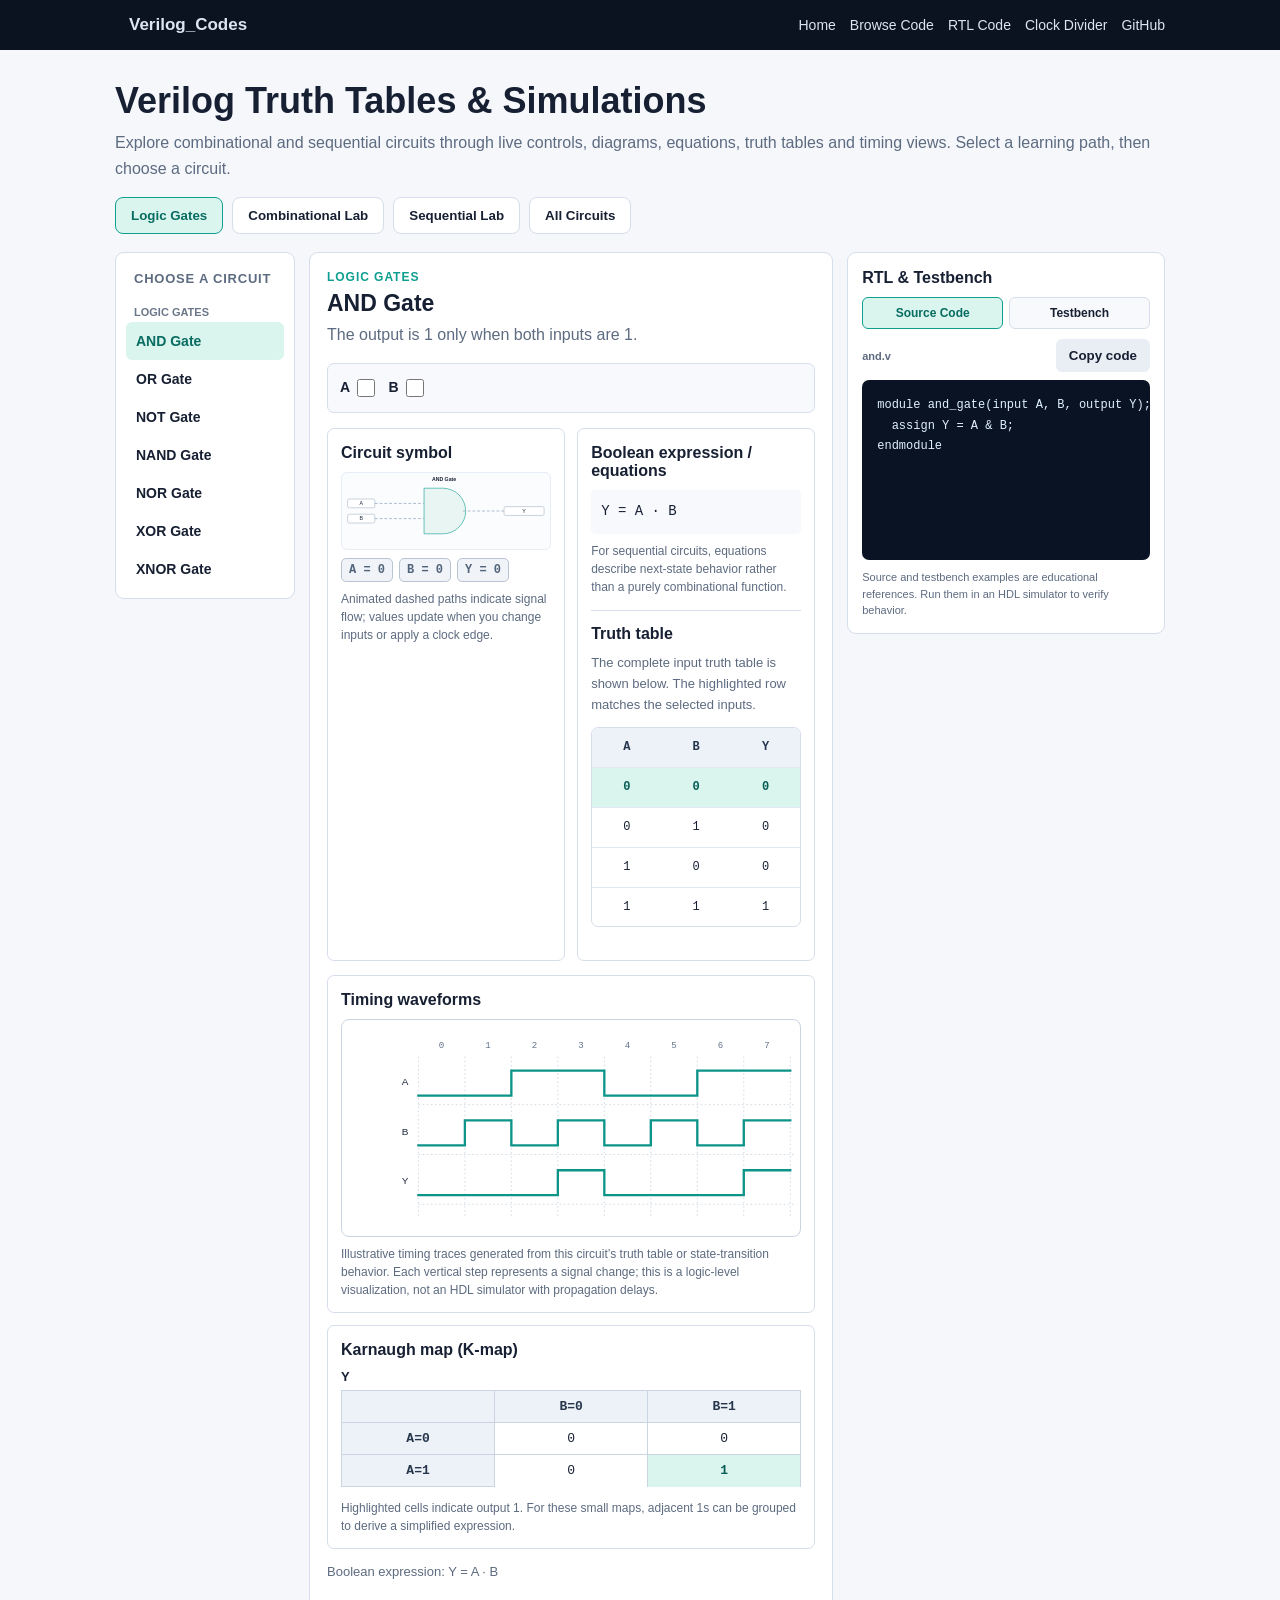
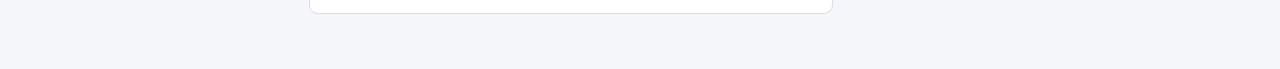
<file: docs/simulations/index.html>
<!DOCTYPE html>
<html lang="en"><head><meta charset="UTF-8"><meta name="viewport" content="width=device-width,initial-scale=1"><title>Interactive Verilog Simulations | VLSI Learning Hub</title>
<style>
:root{--navy:#0b1220;--ink:#172033;--muted:#5d6b80;--teal:#0f9f91;--line:#d5deea;--bg:#f5f7fb;--active:#d9f5ee}*{box-sizing:border-box}body{margin:0;background:var(--bg);color:var(--ink);font-family:Arial,Helvetica,sans-serif}header{background:var(--navy);color:white;padding:15px 0}.container{width:min(1050px,calc(100% - 28px));margin:auto}nav{display:flex;justify-content:space-between;gap:12px;align-items:center;flex-wrap:wrap}nav a{color:#dce5f1;text-decoration:none;margin-left:14px;font-size:14px}.brand{font-weight:800;font-size:17px}main{padding:30px 0 55px}h1{font-size:clamp(25px,4vw,36px);margin:0 0 8px}.intro{color:var(--muted);line-height:1.6;margin:0 0 23px}.path-tabs{display:flex;gap:9px;flex-wrap:wrap;margin:-7px 0 18px}.path-tab{border:1px solid var(--line);border-radius:8px;padding:10px 15px;background:#fff;color:var(--ink);font-weight:700;cursor:pointer}.path-tab.active{background:var(--active);border-color:var(--teal);color:#086c61}.layout{display:grid;grid-template-columns:180px minmax(0,1.65fr) minmax(245px,1fr);gap:14px;align-items:start}.side,.main{background:white;border:1px solid var(--line);border-radius:9px}.side{padding:10px;align-self:start}.side h3{font-size:13px;color:var(--muted);margin:8px 8px 10px;text-transform:uppercase;letter-spacing:.06em}.pick{display:block;width:100%;border:0;background:white;text-align:left;padding:11px 10px;border-radius:6px;font-size:14px;font-weight:700;color:var(--ink);cursor:pointer}.pick:hover,.pick.active{background:var(--active);color:#086c61}.main{padding:17px;min-width:0}.source-panel{background:#fff;border:1px solid var(--line);border-radius:9px;padding:14px;min-width:0;position:sticky;top:12px}.source-panel h3{font-size:16px;margin:2px 0 10px}.source-tabs{display:flex;gap:6px;margin-bottom:10px}.source-tab{flex:1;border:1px solid var(--line);border-radius:6px;padding:8px 5px;background:#f7f9fc;color:var(--ink);font-size:12px;font-weight:700;cursor:pointer}.source-tab.active{background:var(--active);border-color:var(--teal);color:#086c61}.source-actions{display:flex;justify-content:space-between;align-items:center;gap:8px;margin:0 0 8px}.source-file{font-size:11px;color:var(--muted);font-weight:700}.source-panel .code{display:block;width:100%;max-width:100%;box-sizing:border-box;min-width:0;min-height:180px;max-height:68vh;margin:0;font-family:Consolas,'Courier New',monospace;font-size:12px;line-height:1.7;tab-size:2;white-space:pre;overflow-x:auto;overflow-y:auto}.source-help{font-size:11px;color:var(--muted);line-height:1.5;margin:9px 0 0}.crumb{font-size:12px;text-transform:uppercase;color:var(--teal);font-weight:800;letter-spacing:.08em}h2{font-size:23px;margin:6px 0}.desc{color:var(--muted);line-height:1.5;margin:0 0 16px}.control{display:flex;align-items:center;gap:10px;flex-wrap:wrap;background:#f7f9fc;border:1px solid var(--line);padding:12px;border-radius:7px;margin:15px 0}.control label{font-size:14px;font-weight:700}.control input[type=checkbox]{width:18px;height:18px;vertical-align:middle;accent-color:var(--teal)}.control select{padding:7px;border:1px solid var(--line);border-radius:5px;background:white;font-size:14px}.btn{border:0;border-radius:6px;background:var(--teal);color:white;font-weight:700;padding:9px 13px;cursor:pointer}.btn.light{background:#e9eef5;color:var(--ink)}.readout{font-size:14px;color:var(--muted);margin:10px 0 14px}.readout strong{color:var(--ink);font-family:Consolas,monospace;font-size:18px}.table-wrap{width:100%;overflow-x:auto;border:1px solid var(--line);border-radius:7px;margin:12px 0 20px}table{width:100%;border-collapse:collapse;font:14px/1.4 Consolas,monospace;text-align:center}th{background:#edf2f8;color:#26364c;font-weight:800}th,td{padding:11px 13px;border-bottom:1px solid #e3e9f1;white-space:nowrap}tbody tr:last-child td{border-bottom:0}tbody tr.active{background:var(--active);font-weight:800;color:#075d53}tbody tr:hover{background:#effaf7}.section-title{font-size:16px;margin:20px 0 8px}.code{background:#091323;color:#e1f1ff;padding:15px;border-radius:7px;overflow:auto;font:13px/1.55 Consolas,monospace;white-space:pre}.hint{font-size:13px;color:var(--muted);line-height:1.6}.state-label{display:inline-block;background:#edf2f8;border-radius:4px;padding:3px 7px;font-family:Consolas,monospace}@media(max-width:900px){.layout{grid-template-columns:175px minmax(0,1fr)}.source-panel{grid-column:2;position:static}.source-panel .code{max-height:420px}}@media(max-width:700px){.layout{grid-template-columns:1fr}.source-panel{grid-column:1}.side{display:grid;grid-template-columns:repeat(2,minmax(0,1fr));gap:3px}.side h3{grid-column:1/-1}.main{padding:14px}th,td{padding:9px 10px;font-size:13px}nav a{margin-left:8px}}
.supp-grid{display:grid;grid-template-columns:1fr 1fr;gap:12px;margin:14px 0}.truth-inline{margin-top:14px;padding-top:12px;border-top:1px solid var(--line)}.truth-inline h3{font-size:15px;margin:0 0 7px}.truth-inline .hint{margin:0 0 8px}.truth-inline .table-wrap{overflow-x:auto}.truth-inline table{width:100%;font-size:12px}.supp{border:1px solid var(--line);border-radius:7px;padding:13px;min-width:0}.supp h3{font-size:16px;margin:2px 0 10px}.diagram{width:100%;height:auto;display:block;background:#fbfcfe;border:1px solid #e7edf5;border-radius:6px}.diagram text{font-family:Arial,Helvetica,sans-serif;fill:#172033;font-size:13px}.diagram .wire{stroke:#52647c;stroke-width:2;fill:none}.diagram .wire{stroke-dasharray:7 5;animation:signalFlow .8s linear infinite}.diagram .sig-high{stroke:#0f9f91;stroke-width:4;filter:drop-shadow(0 0 2px #8ce4d1)}.diagram .sig-low{stroke:#9aabc0;stroke-width:2;animation:none}.diagram .active-node{fill:#d9f5ee;stroke:#0f9f91;stroke-width:2.5}.live-chip.high{background:#d9f5ee;border-color:#0f9f91;color:#075d53}.live-chip.low{background:#f0f3f7;border-color:#b9c4d2;color:#52647c}.control label.selected{background:#d9f5ee;color:#075d53;border-radius:5px;padding:5px 7px}@keyframes signalFlow{to{stroke-dashoffset:-24}}.live-values{display:flex;gap:6px;flex-wrap:wrap;margin-top:8px}.live-chip{font:12px Consolas,monospace;background:#e8f5f2;color:#075d53;border:1px solid #b6e5d9;border-radius:5px;padding:4px 7px;font-weight:700}.diagram .node{fill:#e8f5f2;stroke:#0f9f91;stroke-width:1.5}.diagram .io{fill:#fff;stroke:#9aabc0;stroke-width:1.3}.equation{font:14px/1.7 Consolas,monospace;background:#f7f9fc;padding:10px;border-radius:5px;overflow-wrap:anywhere}.equation .overbar{text-decoration:overline;text-decoration-thickness:1.5px;text-decoration-color:currentColor;text-decoration-skip-ink:none;}.kmap{width:100%;border-collapse:collapse;font:13px Consolas,monospace}.kmap th,.kmap td{padding:8px 6px;border:1px solid #cbd5e1;text-align:center}.kmap th{background:#edf2f8}.kmap td.one{background:#d9f5ee;color:#075d53;font-weight:bold}.small-note{font-size:12px;color:var(--muted);line-height:1.5;margin:8px 0 0}@media(max-width:700px){.supp-grid{grid-template-columns:1fr}} .wave-svg{width:100%;height:auto;display:block;background:#fff;border:1px solid #cbd5e1;border-radius:8px}.wave-svg text{font:12px Arial,Helvetica,sans-serif;fill:#1e293b}.wave-svg .grid{stroke:#cbd5e1;stroke-width:1;stroke-dasharray:2 3}.wave-svg .trace{fill:none;stroke:#0d9488;stroke-width:2.8;stroke-linejoin:miter;stroke-linecap:square}.wave-svg .clk{stroke:#64748b;stroke-width:2.5}.wave-svg .time{font:11px Consolas,monospace;fill:#64748b}.wave-svg .edge-mark{font:17px Arial,sans-serif;font-weight:bold;fill:#d97706}</style></head><body>
<header><nav class="container"><a class="brand" href="../index.html">Verilog_Codes</a><div><a href="../index.html">Home</a><a href="../browse.html">Browse Code</a><a href="../rtl-code/">RTL Code</a><a href="../clock-divider/">Clock Divider</a><a href="https://github.com/T-Maharshi-Sanand-Yadav/Verilog_Codes">GitHub</a></div></nav></header>
<main class="container"><h1>Verilog Truth Tables & Simulations</h1><p class="intro">Explore combinational and sequential circuits through live controls, diagrams, equations, truth tables and timing views. Select a learning path, then choose a circuit.</p><div class="path-tabs" role="group" aria-label="Learning path"><button class="path-tab" data-path="Logic">Logic Gates</button><button class="path-tab" data-path="Combinational">Combinational Lab</button><button class="path-tab" data-path="Sequential">Sequential Lab</button><button class="path-tab" data-path="All">All Circuits</button></div>
<div class="layout"><aside class="side"><h3>Choose a circuit</h3><div id="menu"></div></aside><section class="main"><div class="crumb" id="group"></div><h2 id="title"></h2><p class="desc" id="desc"></p><div id="interactive"></div><div class="supp-grid"><section class="supp"><h3>Circuit symbol</h3><div id="diagram"></div><p class="small-note" id="diagramHint"></p></section><section class="supp"><h3>Boolean expression / equations</h3><div id="equation" class="equation"></div><p class="small-note" id="equationHint"></p><div class="truth-inline"><h3>Truth table</h3><p class="hint" id="tableHint"></p><div class="table-wrap"><table id="truth"></table></div></div></section></div><section class="supp" id="gateLevelPanel" style="display:none;margin:12px 0"><h3>Gate-level implementation</h3><div id="gateLevel"></div><p class="small-note">Individual logic gates and intermediate signals are shown. Highlighted paths update with the selected input values.</p></section><section class="supp" id="wavePanel" style="margin:12px 0"><h3>Timing waveforms</h3><div id="waveform"></div><p class="small-note">Illustrative timing traces generated from this circuit’s truth table or state-transition behavior. Each vertical step represents a signal change; this is a logic-level visualization, not an HDL simulator with propagation delays.</p></section><section class="supp" id="kmapPanel"><h3>Karnaugh map (K-map)</h3><div id="kmap"></div><p class="small-note" id="kmapHint"></p></section><p class="hint" id="note"></p></section><aside class="source-panel" aria-label="Verilog source and testbench"><h3>RTL &amp; Testbench</h3><div class="source-tabs" role="tablist" aria-label="Code view"><button type="button" class="source-tab active" id="sourceTab" role="tab" aria-selected="true">Source Code</button><button type="button" class="source-tab" id="tbTab" role="tab" aria-selected="false">Testbench</button></div><div class="source-actions"><span class="source-file" id="sourceFile">source.v</span><button type="button" class="btn light" id="copyCode">Copy code</button></div><pre class="code" id="code" role="tabpanel"></pre><p class="source-help" id="sourceHelp">Source and testbench examples are educational references. Run them in an HDL simulator to verify behavior.</p></aside></div></main>
<script>
const items=[
{id:"and",group:"Logic Gates",title:"AND Gate",desc:"The output is 1 only when both inputs are 1.",inputs:["A","B"],outs:["Y"],rows:[[0,0,0],[0,1,0],[1,0,0],[1,1,1]],code:"module and_gate(input A, B, output Y);\n  assign Y = A & B;\nendmodule",note:"Boolean expression: Y = A · B"},
{id:"or",group:"Logic Gates",title:"OR Gate",desc:"The output is 1 when at least one input is 1.",inputs:["A","B"],outs:["Y"],rows:[[0,0,0],[0,1,1],[1,0,1],[1,1,1]],code:"module or_gate(input A, B, output Y);\n  assign Y = A | B;\nendmodule",note:"Boolean expression: Y = A + B"},
{id:"not",group:"Logic Gates",title:"NOT Gate",desc:"The output is the complement of the input.",inputs:["A"],outs:["Y"],rows:[[0,1],[1,0]],code:"module not_gate(input A, output Y);\n  assign Y = ~A;\nendmodule",note:"Boolean expression: Y = Ā"},
{id:"nand",group:"Logic Gates",title:"NAND Gate",desc:"The output is the complement of the AND operation.",inputs:["A","B"],outs:["Y"],rows:[[0,0,1],[0,1,1],[1,0,1],[1,1,0]],code:"module nand_gate(input A, B, output Y);\n  assign Y = ~(A & B);\nendmodule",note:"Boolean expression: Y = (A · B)̅"},
{id:"nor",group:"Logic Gates",title:"NOR Gate",desc:"The output is the complement of the OR operation.",inputs:["A","B"],outs:["Y"],rows:[[0,0,1],[0,1,0],[1,0,0],[1,1,0]],code:"module nor_gate(input A, B, output Y);\n  assign Y = ~(A | B);\nendmodule",note:"Boolean expression: Y = (A + B)̅"},
{id:"xor",group:"Logic Gates",title:"XOR Gate",desc:"The output is 1 when the inputs are different.",inputs:["A","B"],outs:["Y"],rows:[[0,0,0],[0,1,1],[1,0,1],[1,1,0]],code:"module xor_gate(input A, B, output Y);\n  assign Y = A ^ B;\nendmodule",note:"Boolean expression: Y = A ⊕ B"},
{id:"xnor",group:"Logic Gates",title:"XNOR Gate",desc:"The output is 1 when the inputs are equal.",inputs:["A","B"],outs:["Y"],rows:[[0,0,1],[0,1,0],[1,0,0],[1,1,1]],code:"module xnor_gate(input A, B, output Y);\n  assign Y = ~(A ^ B);\nendmodule",note:"Boolean expression: Y = A ⊙ B"},
{id:"half",group:"Combinational Circuits",title:"Half Adder",desc:"Adds two 1-bit binary inputs and produces Sum and Carry.",inputs:["A","B"],outs:["Sum","Carry"],rows:[[0,0,0,0],[0,1,1,0],[1,0,1,0],[1,1,0,1]],code:"module half_adder(input A, B, output Sum, Carry);\n  assign Sum = A ^ B;\n  assign Carry = A & B;\nendmodule",note:"Sum = A ⊕ B; Carry = A · B"},
{id:"full",group:"Combinational Circuits",title:"Full Adder",desc:"Adds A, B, and carry-in Cin to produce Sum and carry-out Cout.",inputs:["A","B","Cin"],outs:["Sum","Cout"],rows:Array.from({length:8},(_,n)=>{let a=(n>>2)&1,b=(n>>1)&1,c=n&1,s=a^b^c;return[a,b,c,s,(a&b)|(a&c)|(b&c)]}),code:"module full_adder(input A, B, Cin, output Sum, Cout);\n  assign Sum = A ^ B ^ Cin;\n  assign Cout = (A & B) | (A & Cin) | (B & Cin);\nendmodule",note:"Cout is 1 when two or more inputs are 1."},
{id:"mux",group:"Combinational Circuits",title:"4-to-1 Multiplexer",desc:"Selects one of four data inputs using S1 and S0. The table lists every select combination for the current data inputs.",inputs:["S1","S0"],outs:["Y"],rows:null,code:"module mux4(input [3:0] D, input [1:0] S, output Y);\n  assign Y = D[S];\nendmodule",note:"Change D0–D3 and the select lines to test different cases."},
{id:"dff",group:"Sequential Circuits",title:"D Flip-Flop (positive edge)",desc:"At the rising clock edge, the output Q captures D. Between edges, Q holds its previous value.",inputs:["D","CLK"],outs:["Q(next)"],rows:[[0,0,0],[0,1,0],[1,0,0],[1,1,1]],code:"module dff(input clk, D, output reg Q);\n  always @(posedge clk)\n    Q <= D;\nendmodule",note:"Table illustrates capture on a rising edge; on a falling edge or while clock is steady, Q holds."},
{id:"counter",group:"Sequential Circuits",title:"4-bit Up Counter",desc:"A positive clock edge increments the stored count. Reset is asynchronous and active-high.",inputs:["Reset","Count (current)"],outs:["Count (next)"],rows:null,code:"module counter4(input clk, reset, output reg [3:0] count);\n  always @(posedge clk or posedge reset) begin\n    if (reset) count <= 4'b0000;\n    else count <= count + 1'b1;\n  end\nendmodule",note:"The counter wraps from 1111 to 0000. Reset has priority over clock."},
{id:"fsm",group:"FSM",title:"101 Sequence Detector (Mealy)",desc:"Detects serial pattern 101. State indicates the prefix matched so far; overlapping patterns are supported.",inputs:["Current state","Input bit"],outs:["Next state","Detect"],rows:[["S0",0,"S0",0],["S0",1,"S1",0],["S1",0,"S10",0],["S1",1,"S1",0],["S10",0,"S0",0],["S10",1,"S1",1]],code:"module seq_detector(input clk, reset, bit_in, output reg detect);\n  reg [1:0] state;\n  localparam S0=2'b00, S1=2'b01, S10=2'b10;\n  always @(posedge clk or posedge reset) begin\n    if (reset) begin state <= S0; detect <= 1'b0; end\n    else begin\n      detect <= 1'b0;\n      case (state)\n        S0: state <= bit_in ? S1 : S0;\n        S1: state <= bit_in ? S1 : S10;\n        S10: begin if (bit_in) begin detect <= 1'b1; state <= S1; end else state <= S0; end\n        default: begin state <= S0; detect <= 1'b0; end\n      endcase\n    end\n  end\nendmodule",note:"For the S10 state and input 1, the sequence 101 is detected; next state S1 allows overlap."}
];
let chosen=items[0],sel={},muxD=[0,1,0,1],q=0,cnt=0,state="S0",detect=0,activePath=new URLSearchParams(window.location.search).get("path")||"Logic";
if(!["Logic","Combinational","Sequential","All"].includes(activePath))activePath="Logic";
chosen=items.find(it=>activePath==="Logic"?it.group==="Logic Gates":activePath==="Combinational"?it.group==="Combinational Circuits":activePath==="Sequential"?["Sequential Circuits","FSM"].includes(it.group):true)||items[0];
if(activePath==="Sequential")chosen=items.find(it=>["Sequential Circuits","FSM"].includes(it.group))||items[0];
const el=id=>document.getElementById(id);
function button(text,fn,light=false){const b=document.createElement("button");b.className="btn"+(light?" light":"");b.textContent=text;b.onclick=fn;el("interactive").append(b)}
function menu(){el("menu").innerHTML="";let last="";items.filter(it=>activePath==="All"||(activePath==="Logic"?it.group==="Logic Gates":activePath==="Combinational"?it.group==="Combinational Circuits":["Sequential Circuits","FSM"].includes(it.group))).forEach(it=>{if(it.group!==last){let h=document.createElement("div");h.style.cssText="font-size:11px;color:#6b7789;font-weight:800;padding:10px 8px 4px;text-transform:uppercase";h.textContent=it.group;el("menu").append(h);last=it.group}let b=document.createElement("button");b.className="pick"+(it.id===chosen.id?" active":"");b.textContent=it.title;b.onclick=()=>{chosen=it;sel={};q=cnt=detect=0;state="S0";render()};el("menu").append(b)})}

function svgNode(tag,attrs={},txt=""){let n=document.createElementNS("http://www.w3.org/2000/svg",tag);Object.entries(attrs).forEach(([k,v])=>n.setAttribute(k,v));if(txt)n.textContent=txt;return n}
function makeDiagram(){let id=chosen.id,ins=chosen.inputs,outs=chosen.outs;let svg=svgNode("svg",{viewBox:"0 0 520 190",class:"diagram",role:"img","aria-label":chosen.title+" circuit symbol"});const path=(d,cls="wire")=>svg.append(svgNode("path",{d,class:cls}));const sigClass=(name)=>{let v=liveSignals().ins.find(x=>x[0]===name);return "wire "+(v&&String(v[1])==="1"?"sig-high":"sig-low")};const outClass=(name)=>{let v=liveSignals().outs.find(x=>x[0]===name);return "wire "+(v&&String(v[1])==="1"?"sig-high":"sig-low")};const line=(x1,y1,x2,y2,cls="wire")=>path("M"+x1+" "+y1+" H"+x2,cls);const txt=(x,y,t,anchor="middle",weight="normal")=>svg.append(svgNode("text",{x,y,"text-anchor":anchor,"font-weight":weight},t));const rect=(x,y,w,h,cls="io",rx=4)=>svg.append(svgNode("rect",{x,y,width:w,height:h,rx,class:cls}));const circle=(x,y,r,cls="node")=>svg.append(svgNode("circle",{cx:x,cy:y,r,class:cls}));const pin=(name,x,y,side="left")=>{let w=side==="left"?68:100;rect(side==="left"?14:x,y-11,w,22,"io");txt((side==="left"?14+w/2:x+50),y+4,name);if(side==="left")line(14+w,y,190,y,sigClass(name));else line(340,y,x,y)};
if(["and","or","not","nand","nor","xor","xnor"].includes(id)){let neg=["nand","nor","xnor","not"].includes(id),isNot=id==="not",isAnd=["and","nand"].includes(id),isOr=["or","nor"].includes(id),isXor=["xor","xnor"].includes(id);let top=isNot?58:38,bot=isNot?132:152,mid=(top+bot)/2;
if(isNot){path("M205 45 L205 145 L300 95 Z","node");circle(309,95,9,"io");line(318,95,405,95,outClass("Y"));pin("A",0,95)}
else{if(isAnd)path("M205 38 H252 A57 57 0 0 1 252 152 H205 Z","node");else path("M205 38 Q250 38 302 95 Q250 152 205 152 Q232 95 205 38 Z","node");if(isXor)path("M190 38 Q217 95 190 152","wire");let ys=ins.length===3?[58,95,132]:[76,114];ins.forEach((n,i)=>{let y=ys[i]??95;rect(14,y-11,68,22,"io");txt(48,y+4,n);line(82,y,205,y,sigClass(n))});if(neg){circle(311,95,9,"io");line(320,95,405,95,outClass("Y"))}else line(302,95,405,95,outClass("Y"))}
rect(405,84,100,22,"io");txt(455,99,outs[0]||"Y");txt(255,20,chosen.title,"middle","bold");
}else if(id==="half"||id==="full"){let ys=id==="half"?[72,118]:[54,90,126];ins.forEach((n,i)=>{rect(18,ys[i]-11,70,22,"io");txt(53,ys[i]+4,n);line(88,ys[i],200,ys[i])});circle(270,95,65,"node");txt(270,87,id==="half"?"HA":"FA","middle","bold");txt(270,111,"Σ","middle","bold");let oy=id==="half"?[72,118]:[70,120];outs.forEach((n,i)=>{line(335,oy[i],405,oy[i]);rect(405,oy[i]-11,100,22,"io");txt(455,oy[i]+4,n)});txt(270,18,chosen.title,"middle","bold");
}else if(id==="mux"){path("M205 42 L330 62 L330 128 L205 148 Z","node");["D0","D1","D2","D3"].forEach((n,i)=>{let y=57+i*25;rect(18,y-10,70,20,"io");txt(53,y+4,n);line(88,y,205,y)});line(270,148,270,171);txt(270,185,"S1, S0");line(330,95,405,95);rect(405,84,100,22,"io");txt(455,99,"Y");txt(267,99,"MUX 4:1","middle","bold");
}else if(id==="dff"){rect(205,38,135,114,"node",4);txt(272,59,"D FF","middle","bold");rect(140,59,52,22,"io");txt(166,74,"D");line(192,70,205,70);path("M205 120 L218 127 L205 134 Z","wire");txt(228,139,"CLK","start");line(340,70,405,70);rect(405,59,100,22,"io");txt(455,74,"Q");txt(272,105,"posedge clk");txt(272,127,"Q holds");
}else if(id==="counter"){rect(205,34,135,122,"node",4);txt(272,58,"COUNTER","middle","bold");txt(272,86,"+1");txt(272,111,"4-bit count");txt(272,136,"Reset");rect(18,55,70,22,"io");txt(53,70,"clk");line(88,66,205,66);path("M205 119 L218 126 L205 133 Z","wire");line(340,66,405,66);rect(405,55,100,22,"io");txt(455,70,"count[3:0]");rect(18,108,70,22,"io");txt(53,123,"reset");line(88,119,205,119);
}else{circle(130,95,37,"node");circle(270,95,37,"node");circle(410,95,37,"node");txt(130,99,"S0","middle","bold");txt(270,99,"S1","middle","bold");txt(410,99,"S10","middle","bold");path("M167 80 Q218 30 250 75","wire");txt(207,42,"1");path("M307 80 Q360 30 390 75","wire");txt(350,42,"0");path("M390 116 Q270 180 167 116","wire");txt(270,168,"0");txt(270,20,"Mealy FSM: 101 detector","middle","bold");txt(270,188,"1 from S10: Detect=1")}
return svg}
function makeGateLevel(){let id=chosen.id,svg=svgNode("svg",{viewBox:"0 0 700 340",class:"diagram",role:"img","aria-label":chosen.title+" gate-level implementation"});const wire=(d,v)=>svg.append(svgNode("path",{d,class:"wire "+(String(v)==="1"?"sig-high":"sig-low")}));const txt=(x,y,t,anchor="middle",bold=false)=>svg.append(svgNode("text",{x,y,"text-anchor":anchor,"font-weight":bold?"bold":"normal"},t));const io=(name,x,y,v,w=66)=>{svg.append(svgNode("rect",{x,y:y-12,width:w,height:24,rx:5,class:String(v)==="1"?"active-node":"io"}));txt(x+w/2,y+4,name+"="+v,"middle",true)};const out=(name,x,y,v)=>io(name,x,y,v,76);const gate=(x,y,w,h,type,label,v)=>{let cls=String(v)==="1"?"active-node":"node",d;if(type==="AND"||type==="AND3"){d="M "+x+" "+y+" L "+(x+w*.48)+" "+y+" A "+(w*.52)+" "+(h/2)+" 0 0 1 "+(x+w*.48)+" "+(y+h)+" L "+x+" "+(y+h)+" Z";svg.append(svgNode("path",{d,class:cls}));if(type==="AND3"){svg.append(svgNode("path",{d:"M "+(x-7)+" "+(y+h*.22)+" H "+(x+4)+" M "+(x-7)+" "+(y+h*.5)+" H "+(x+4)+" M "+(x-7)+" "+(y+h*.78)+" H "+(x+4),fill:"none",stroke:"currentColor","stroke-width":1.5}));}}else if(type==="XOR"||type==="OR"){d="M "+x+" "+y+" Q "+(x+w*.30)+" "+(y+h/2)+" "+x+" "+(y+h)+" Q "+(x+w*.45)+" "+(y+h)+" "+(x+w)+" "+(y+h/2)+" Q "+(x+w*.45)+" "+y+" "+x+" "+y+" Z";svg.append(svgNode("path",{d,class:cls}));if(type==="XOR")svg.append(svgNode("path",{d:"M "+(x-9)+" "+y+" Q "+(x+w*.20)+" "+(y+h/2)+" "+(x-9)+" "+(y+h),fill:"none",stroke:"#0f9f91","stroke-width":2}));}else if(type==="NOT"){svg.append(svgNode("path",{d:"M "+x+" "+y+" L "+(x+w*.72)+" "+(y+h/2)+" L "+x+" "+(y+h)+" Z",class:cls}));svg.append(svgNode("circle",{cx:x+w*.86,cy:y+h/2,r:Math.min(5,h*.12),fill:"#fff",stroke:"#0f9f91","stroke-width":2}));}else{svg.append(svgNode("rect",{x,y,width:w,height:h,rx:6,class:cls}));}txt(x+w*.48,y+h/2+4,label,"middle",true);return type==="AND3"?{in1:[x,y+h*.22],in2:[x,y+h*.5],in3:[x,y+h*.78],out:[x+w,y+h/2]}:{in1:[x,y+h*.32],in2:[x,y+h*.68],in3:[x,y+h/2],out:[x+w,y+h/2]}};let a=sel.A||0,b=sel.B||0,ci=sel.Cin||0;if(id==="half"){let sum=a^b,carry=a&b;txt(350,24,"Half Adder — Sum = A XOR B; Carry = A AND B","middle",true);io("A",12,105,a);io("B",12,225,b);let gx=gate(220,68,100,74,"XOR","XOR",sum),ga=gate(220,184,100,74,"AND","AND",carry);wire("M78 105 H155 V"+gx.in1[1]+" H220",a);wire("M78 105 H175 V"+ga.in1[1]+" H220",a);wire("M78 225 H190 V"+gx.in2[1]+" H220",b);wire("M78 225 H205 V"+ga.in2[1]+" H220",b);wire("M320 105 H520",sum);wire("M320 221 H520",carry);out("Sum",520,105,sum);out("Carry",520,221,carry)}else if(id==="full"){let x1=a^b,sum=x1^ci,ab=a&b,cx=x1&ci,co=ab|cx;txt(350,22,"Full Adder — two XOR, two AND and one OR gates","middle",true);io("A",10,74,a);io("B",10,142,b);io("Cin",10,258,ci);/* Orthogonal wires are drawn first so they remain behind gate symbols. */wire("M76 74 H112 V70 H180",a);wire("M112 74 V194 H180",a);wire("M76 142 H145 V94 H180",b);wire("M145 142 V218 H180",b);wire("M272 82 H318 V70 H365",x1);wire("M318 82 V194 H365",x1);wire("M76 258 H330 V94 H365",ci);wire("M330 258 V218 H365",ci);wire("M272 206 H492 V189 H535",ab);wire("M457 206 H505 V223 H535",cx);wire("M457 82 H480 V74 H625",sum);wire("M623 206 H650 V278 H625",co);let xg1=gate(180,48,92,68,"XOR","XOR 1",x1),ag1=gate(180,172,92,68,"AND","AND 1",ab),xg2=gate(365,48,92,68,"XOR","XOR 2",sum),ag2=gate(365,172,92,68,"AND","AND 2",cx),og=gate(535,172,88,68,"OR","OR",co);txt(137,56,"A","middle");txt(156,130,"B","middle");out("Sum",625,74,sum);out("Cout",625,278,co)}else if(id==="mux"){let s=sel.S??0,s1=(s>>1)&1,s0=s&1,vals=muxD.slice(),y=vals[s],inv1=1-s1,inv0=1-s0,terms=[vals[0]&inv1&inv0,vals[1]&inv1&s0,vals[2]&s1&inv0,vals[3]&s1&s0];txt(350,22,"4:1 MUX — decoded select terms","middle",true);let yy=[70,125,180,235];vals.forEach((v,i)=>io("D"+i,8,yy[i],v,60));io("S1",8,290,s1,60);io("S0",8,325,s0,60);let n1=gate(110,272,58,35,"NOT","NOT S1",inv1),n0=gate(110,312,58,35,"NOT","NOT S0",inv0);wire("M68 290 H90 V"+n1.in1[1]+" H110",s1);wire("M68 325 H98 V"+n0.in1[1]+" H110",s0);let termX=230;yy.forEach((dy,i)=>{let t=gate(termX,dy-20,100,42,"AND3","AND"+i,terms[i]),select1=i<2?inv1:s1,select0=i%2===0?inv0:s0;wire("M68 "+dy+" H150 V"+t.in1[1]+" H"+termX,vals[i]);if(i<2){wire("M168 "+n1.out[1]+" H185 V"+t.in2[1]+" H"+termX,inv1)}else{wire("M68 290 H195 V"+t.in2[1]+" H"+termX,s1)}if(i%2===0){wire("M168 "+n0.out[1]+" H205 V"+t.in3[1]+" H"+termX,inv0)}else{wire("M68 325 H215 V"+t.in3[1]+" H"+termX,s0)}txt(280,dy+36,"D"+i+" · "+(i<2?"S1'":"S1")+" · "+(i%2===0?"S0'":"S0"))});let o1=gate(390,90,88,48,"OR","OR 1",terms[0]|terms[1]),o2=gate(390,205,88,48,"OR","OR 2",terms[2]|terms[3]),of=gate(530,145,88,50,"OR","OR",y);wire("M330 "+(yy[0]+1)+" H355 V"+o1.in1[1]+" H390",terms[0]);wire("M330 "+(yy[1]+1)+" H370 V"+o1.in2[1]+" H390",terms[1]);wire("M330 "+(yy[2]+1)+" H355 V"+o2.in1[1]+" H390",terms[2]);wire("M330 "+(yy[3]+1)+" H370 V"+o2.in2[1]+" H390",terms[3]);wire("M478 114 H505 V"+of.in1[1]+" H530",terms[0]|terms[1]);wire("M478 229 H505 V"+of.in2[1]+" H530",terms[2]|terms[3]);wire("M618 170 H622",y);out("Y",622,170,y)}return svg}
function drawWaveform(){const host=el("waveform");host.innerHTML="";const id=chosen.id,N=8,inputs=[],outputs=[];let samples=Array.from({length:N},()=>({}));const put=(name,vals)=>{samples.forEach((s,i)=>s[name]=vals[i])};const bits=(n,width)=>Array.from({length:width},(_,i)=>(n>>(width-1-i))&1);if(["and","or","not","nand","nor","xor","xnor","half","full"].includes(id)){let width=chosen.inputs.length;for(let i=0;i<width;i++)put(chosen.inputs[i],samples.map((_,t)=>bits(t,width)[i]));samples.forEach((s,t)=>{let row=chosen.rows.find(r=>chosen.inputs.every((n,i)=>r[i]===s[n]));chosen.outs.forEach((n,j)=>s[n]=row?row[width+j]:0)});inputs.push(...chosen.inputs);outputs.push(...chosen.outs)}else if(id==="mux"){put("S1",samples.map((_,t)=>(t>>1)&1));put("S0",samples.map((_,t)=>t&1));muxD.forEach((v,i)=>put("D"+i,Array(N).fill(v)));samples.forEach(s=>s.Y=muxD[(s.S1<<1)|s.S0]);inputs.push("D0","D1","D2","D3","S1","S0");outputs.push("Y")}else if(id==="dff"){let qv=0;let dvals=[0,0,1,1,0,1,0,1];put("CLK",samples.map((_,t)=>t%2));put("D",dvals);samples.forEach((s,t)=>{if(t%2===1)qv=s.D;s.Q=qv});inputs.push("CLK","D");outputs.push("Q")}else if(id==="counter"){let cv=0;put("CLK",samples.map((_,t)=>t%2));put("Reset",samples.map((_,t)=>t===0?1:0));samples.forEach((s,t)=>{if(s.Reset)cv=0;else if(t%2===1)cv=(cv+1)&15;s["Count[3:0]"]=cv.toString(2).padStart(4,"0")});inputs.push("CLK","Reset");[3,2,1,0].forEach(bit=>put("Q"+bit,samples.map(s=>(parseInt(s["Count[3:0]"],2)>>bit)&1)));outputs.push("Q3","Q2","Q1","Q0")}else{let st="S0",det=0,bitsIn=[1,0,1,1,0,1,0,0];put("CLK",samples.map((_,t)=>t%2));put("bit_in",bitsIn);samples.forEach((s,t)=>{if(t%2===1){let bit=s.bit_in,old=st;det=old==="S10"&&bit===1?1:0;st=old==="S0"?(bit?"S1":"S0"):old==="S1"?(bit?"S1":"S10"):(bit?"S1":"S0")}s.State=st;s.Detect=det});inputs.push("CLK","bit_in");outputs.push("Detect");put("S0",samples.map(s=>s.State==="S0"?1:0));put("S1",samples.map(s=>s.State==="S1"?1:0));put("S10",samples.map(s=>s.State==="S10"?1:0));outputs.push("S0","S1","S10")}const names=[...inputs,...outputs],rowH=60,left=92,step=56,top=52,height=top+names.length*rowH+28,width=left+N*step+12,svg=svgNode("svg",{viewBox:"0 0 "+width+" "+height,class:"wave-svg",role:"img","aria-label":chosen.title+" illustrative timing waveforms"});for(let t=0;t<=N;t++){let x=left+t*step;svg.append(svgNode("line",{x1:x,y1:top-8,x2:x,y2:height-22,class:"grid"}));if(t<N)svg.append(svgNode("text",{x:x+step/2,y:top-18,"text-anchor":"middle",class:"time"},String(t)))}names.forEach((name,i)=>{let y=top+i*rowH;svg.append(svgNode("text",{x:left-12,y:y+26,"text-anchor":"end"},name));svg.append(svgNode("line",{x1:left,y1:y+50,x2:width-8,y2:y+50,class:"grid"}));let valAt=t=>{let v=samples[t][name];if(name==="Count[3:0]")return v;return v??0};let d="";for(let t=0;t<N;t++){let v=valAt(t),high=String(v)==="1",yV=y+(high?9:39),x=left+t*step;d+=(t===0?"M":"L")+x+" "+yV+" ";d+="L"+(x+step)+" "+yV+" ";if(t<N-1){let nv=valAt(t+1),ny=y+(String(nv)==="1"?9:39);if(ny!==yV)d+="L"+(x+step)+" "+ny+" "}}svg.append(svgNode("path",{d,class:"trace "+((name==="CLK")?"clk":"")}));if(name==="CLK"&&["dff","counter","fsm"].includes(id)){for(let t=1;t<N;t++){let prev=valAt(t-1),next=valAt(t);if(prev!==next){let rising=String(prev)==="0"&&String(next)==="1",x=left+t*step;svg.append(svgNode("text",{x,y:y+(rising?7:48),"text-anchor":"middle",class:"edge-mark"},rising?"↑":"↓"));}}}if(typeof valAt(0)==="string")svg.append(svgNode("text",{x:left+3,y:y+55,class:"time"},valAt(0)))});host.append(svg)}
function equations(){let id=chosen.id;let eq={and:"Y = A · B",or:"Y = A + B",not:"Y = Ā",nand:"Y = (A · B)̅",nor:"Y = (A + B)",xor:"Y = A ⊕ B",xnor:"Y = A ⊙ B",half:"Sum = A ⊕ B\nCarry = A · B",full:"Sum = A ⊕ B ⊕ Cin\nCout = A·B + Cin·(A ⊕ B)",mux:"Y = D0·S1'·S0' + D1·S1'·S0 + D2·S1·S0' + D3·S1·S0",dff:"Q(next) = D at posedge clk\nQ(next) = Q otherwise",counter:"count_next = reset ? 4'b0000 : count + 1'b1\nFor bit i: count_next[i] = count[i] ⊕ carry[i]\ncarry[0] = 1; carry[i] = ∏ count[j], j=0..i−1",fsm:"State-dependent transition equations are represented by the state/input transition table.\nDetect = 1 only when state = S10 and bit_in = 1."};return eq[id]||chosen.note}
function drawKmap(){let id=chosen.id,host=document.getElementById("kmap"),panel=document.getElementById("kmapPanel"),hint=document.getElementById("kmapHint");host.innerHTML="";let names=chosen.inputs.slice();if(id==="mux")names=["S1","S0"];if(id==="dff"||id==="counter"||id==="fsm"){panel.style.display="none";return}panel.style.display="block";let outputSets=[];if(id==="half"||id==="full"){outputSets=chosen.outs.map((out,j)=>({name:out,vars:id==="half"?["A","B"]:["A","B","Cin"],fn:r=>r[id==="half"?(j===0?2:3):(j===0?3:4)]}));}else if(id==="mux"){outputSets=[{name:"Y (current D0–D3 values)",vars:["S1","S0"],fn:r=>r[6]}]}else{outputSets=[{name:"Y",vars:names,fn:r=>r[r.length-1]}]}
outputSets.forEach(set=>{let wrap=document.createElement("div");wrap.style.marginBottom="12px";let label=document.createElement("div");label.style.cssText="font-weight:700;font-size:13px;margin:4px 0 6px";label.textContent=set.name;wrap.append(label);let vars=set.vars,table=document.createElement("table");table.className="kmap";let body=document.createElement("tbody"),rows=[],cols=[];if(vars.length===1){rows=["0","1"];cols=[""]; }else if(vars.length===2){rows=["0","1"];cols=["0","1"]}else{rows=["0","1"];cols=["00","01","11","10"]}let hr=document.createElement("tr");hr.append(Object.assign(document.createElement("th"),{textContent:vars.length===1?vars[0]:""}));cols.forEach((col,i)=>{let th=document.createElement("th");th.textContent=vars.length===1?"":(vars.length===2?vars[1]:vars[1]+vars[2])+"="+col;hr.append(th)});body.append(hr);rows.forEach((rv,ri)=>{let tr=document.createElement("tr"),th=document.createElement("th");th.textContent=vars.length===1?rv:vars[0]+"="+rv;tr.append(th);cols.forEach((cv,ci)=>{let bits=vars.length===1?[+rv]:vars.length===2?[+rv,+cv]:[+rv,+cv[0],+cv[1]],val;if(id==="mux"){let s=(bits[0]<<1)|bits[1];val=muxD[s]}else{let row=chosen.rows.find(r=>vars.every((v,i)=>Number(r[chosen.inputs.indexOf(v)])===bits[i]));val=row?set.fn(row):0}let td=document.createElement("td");td.textContent=String(val);if(val===1)td.className="one";tr.append(td)});body.append(tr)});table.append(body);wrap.append(table);host.append(wrap)});hint.textContent=id==="mux"?"This 2-variable map shows Y as a function of S1,S0 for the currently selected D0–D3 values. The general 6-input function is shown above.":varsHint(outputSets)}
function varsHint(sets){return sets.some(s=>s.vars.length===3)?"Three-variable maps use Gray-code column order 00, 01, 11, 10. Highlighted cells indicate 1; adjacent groups can be used to minimize each output.":"Highlighted cells indicate output 1. For these small maps, adjacent 1s can be grouped to derive a simplified expression."}
function liveSignals(){let id=chosen.id,ins=[],outs=[];if(["and","or","not","nand","nor","xor","xnor","half","full"].includes(id)){ins=chosen.inputs.map(n=>[n,sel[n]||0]);let a=sel.A||0,b=sel.B||0,cin=sel.Cin||0;let y=id==="and"?a&b:id==="or"?a|b:id==="not"?1-a:id==="nand"?1-(a&b):id==="nor"?1-(a|b):id==="xor"?a^b:id==="xnor"?1-(a^b):id==="half"?a^b:a^b^cin;if(id==="half")outs=[["Sum",y],["Carry",a&b]];else if(id==="full")outs=[["Sum",y],["Cout",(a&b)|(a&cin)|(b&cin)]];else outs=[["Y",y]]}else if(id==="mux"){let s=sel.S??0;ins=[["D0",muxD[0]],["D1",muxD[1]],["D2",muxD[2]],["D3",muxD[3]],["S1",(s>>1)&1],["S0",s&1]];outs=[["Y",muxD[s]]]}else if(id==="dff"){ins=[["D",sel.D||0],["CLK","↑"]];outs=[["Q",q]]}else if(id==="counter"){ins=[["clk","↑"],["reset",0]];outs=[["count",cnt.toString(2).padStart(4,"0")]]}else{ins=[["state",state],["bit_in",sel.bit??0]];outs=[["next state",state==="S0"?((sel.bit??0)?"S1":"S0"):state==="S1"?((sel.bit??0)?"S1":"S10"):((sel.bit??0)?"S1":"S0")],["detect",detect]]}return {ins,outs}}
function showSupplement(){document.getElementById("diagram").replaceChildren(makeDiagram());drawWaveform();let gl=document.getElementById("gateLevelPanel");if(["half","full","mux"].includes(chosen.id)){gl.style.display="block";document.getElementById("gateLevel").replaceChildren(makeGateLevel())}else{gl.style.display="none"}let d=document.getElementById("diagramHint");d.innerHTML="";let live=liveSignals();let wrap=document.createElement("div");wrap.className="live-values";[...live.ins,...live.outs].forEach(([name,value])=>{let chip=document.createElement("span");chip.className="live-chip "+(String(value)==="1"?"high":"low");chip.textContent=name+" = "+value;wrap.append(chip)});d.append(wrap);let explain=document.createElement("div");explain.className="small-note";explain.textContent="Animated dashed paths indicate signal flow; values update when you change inputs or apply a clock edge.";d.append(explain);const equationEl=document.getElementById("equation");if(chosen.id==="nor"){equationEl.innerHTML='Y = <span class="overbar">(A + B)</span>';}else{equationEl.textContent=equations();}document.getElementById("equationHint").textContent="For sequential circuits, equations describe next-state behavior rather than a purely combinational function.";drawKmap()}
let sourceView="source";
function testbenchFor(it){
 const common=(moduleName,decl,instance,stim)=>"module tb_"+it.id+";\n"+decl+"\n"+moduleName+" dut("+instance+");\ninitial begin\n"+stim+"\n  $finish;\nend\nendmodule";
 switch(it.id){
 case "and":case "or":case "not":case "nand":case "nor":case "xor":case "xnor":{
  const decl=it.inputs.map(n=>"reg "+n+";").join(" ")+"\nwire Y;";
  const ports=it.inputs.map(n=>"."+n+"("+n+")").join(", ")+", .Y(Y)";
  const stim=it.inputs.length===1?"  A=0; #10; A=1; #10;":"  {A,B}=2'b00; #10; {A,B}=2'b01; #10; {A,B}=2'b10; #10; {A,B}=2'b11; #10;";
  return common(it.id+"_gate",decl,ports,stim);
 }
 case "half":return common("half_adder","reg A,B; wire Sum,Carry;",".A(A), .B(B), .Sum(Sum), .Carry(Carry)","  {A,B}=2'b00; #10; {A,B}=2'b01; #10; {A,B}=2'b10; #10; {A,B}=2'b11; #10;");
 case "full":return common("full_adder","reg A,B,Cin; wire Sum,Cout; integer i;",".A(A), .B(B), .Cin(Cin), .Sum(Sum), .Cout(Cout)","  for(i=0;i<8;i=i+1) begin {A,B,Cin}=i; #10; end");
 case "mux":return common("mux4","reg [3:0] D; reg [1:0] S; wire Y; integer i;",".D(D), .S(S), .Y(Y)","  D=4'b1010; for(i=0;i<4;i=i+1) begin S=i; #10; end");
 case "dff":return common("dff","reg clk,D; wire Q;",".clk(clk), .D(D), .Q(Q)","  clk=0; D=0; #5; clk=1; #5; clk=0; D=1; #5; clk=1; #5; clk=0;");
 case "counter":return common("counter4","reg clk,reset; wire [3:0] count;",".clk(clk), .reset(reset), .count(count)","  clk=0; reset=1; #10; reset=0; repeat(5) begin #5; clk=1; #5; clk=0; end");
 case "fsm":return common("seq_detector","reg clk,reset,bit_in; wire detect;",".clk(clk), .reset(reset), .bit_in(bit_in), .detect(detect)","  clk=0; reset=1; bit_in=0; #10; reset=0; bit_in=1; #5; clk=1; #5; clk=0; bit_in=0; #5; clk=1; #5; clk=0; bit_in=1; #5; clk=1; #5; clk=0;");
 default:return "// Testbench example is not yet available for this circuit.";
 }
}
function render(){menu();document.querySelectorAll(".path-tab").forEach(b=>b.classList.toggle("active",b.dataset.path===activePath));el("group").textContent=chosen.group;el("title").textContent=chosen.title;el("desc").textContent=chosen.desc;el("interactive").innerHTML="";el("code").textContent=sourceView==="source"?chosen.code:testbenchFor(chosen);el("sourceFile").textContent=sourceView==="source"?chosen.id+".v":"tb_"+chosen.id+".v";el("sourceTab").classList.toggle("active",sourceView==="source");el("tbTab").classList.toggle("active",sourceView==="testbench");el("sourceTab").setAttribute("aria-selected",String(sourceView==="source"));el("tbTab").setAttribute("aria-selected",String(sourceView==="testbench"));el("copyCode").textContent="Copy code";el("note").textContent=chosen.note;
const id=chosen.id;
if(["and","or","not","nand","nor","xor","xnor","half","full"].includes(id)){let box=document.createElement("div");box.className="control";chosen.inputs.forEach(name=>{let label=document.createElement("label");label.innerHTML=name+" ";let input=document.createElement("input");input.type="checkbox";input.checked=!!sel[name];input.onchange=()=>{sel[name]=input.checked?1:0;render()};label.className=input.checked?"selected":"";label.append(input);box.append(label)});el("interactive").append(box)}
if(id==="mux"){let box=document.createElement("div");box.className="control";muxD.forEach((v,i)=>{let l=document.createElement("label");l.innerHTML="D"+i+" ";let inp=document.createElement("input");inp.type="checkbox";inp.checked=!!v;inp.onchange=()=>{muxD[i]=inp.checked?1:0;render()};l.append(inp);box.append(l)});let l=document.createElement("label");l.textContent="Select ";let s=document.createElement("select");[0,1,2,3].forEach(n=>{let o=document.createElement("option");o.value=n;o.textContent=n.toString(2).padStart(2,"0");s.append(o)});s.value=sel.S??0;s.onchange=()=>{sel.S=+s.value;render()};l.append(s);box.append(l);el("interactive").append(box)}
if(id==="dff"){let box=document.createElement("div");box.className="control";let l=document.createElement("label");l.textContent="D ";let inp=document.createElement("input");inp.type="checkbox";inp.checked=!!sel.D;inp.onchange=()=>{sel.D=inp.checked?1:0;render()};l.append(inp);box.append(l);button("Rising clock edge",()=>{q=sel.D||0;render()});button("Reset Q",()=>{q=0;render()},true);el("interactive").append(box);let rd=document.createElement("div");rd.className="readout";rd.innerHTML="Stored output Q = <strong>"+q+"</strong>";el("interactive").append(rd)}
if(id==="counter"){let box=document.createElement("div");box.className="control";button("Clock ↑ (increment)",()=>{cnt=(cnt+1)&15;render()});button("Reset",()=>{cnt=0;render()},true);el("interactive").append(box);let rd=document.createElement("div");rd.className="readout";rd.innerHTML="Current count = <strong>"+cnt.toString(2).padStart(4,"0")+"</strong> ("+cnt+")";el("interactive").append(rd)}
if(id==="fsm"){let box=document.createElement("div");box.className="control";let l=document.createElement("label");l.textContent="Current state ";let s=document.createElement("select");["S0","S1","S10"].forEach(v=>{let o=document.createElement("option");o.value=v;o.textContent=v;s.append(o)});s.value=state;s.onchange=()=>{state=s.value;render()};l.append(s);let il=document.createElement("label");il.textContent="Input bit ";let inp=document.createElement("select");[0,1].forEach(v=>{let o=document.createElement("option");o.value=v;o.textContent=v;inp.append(o)});inp.value=sel.bit??0;inp.onchange=()=>{sel.bit=+inp.value;render()};il.append(inp);box.append(l,il);button("Clock / apply input",()=>{let bit=sel.bit||0;detect=state==="S10"&&bit===1?1:0;state=state==="S0"?(bit?"S1":"S0"):state==="S1"?(bit?"S1":"S10"):(bit?"S1":"S0");render()});button("Reset state",()=>{state="S0";detect=0;render()},true);el("interactive").append(box);let rd=document.createElement("div");rd.className="readout";rd.innerHTML="Current state = <strong>"+state+"</strong> &nbsp; Last detect = <strong>"+detect+"</strong>";el("interactive").append(rd)}
let headers=[...chosen.inputs,...chosen.outs],rows=chosen.rows;
if(id==="mux"){headers=["D3","D2","D1","D0","S1","S0","Y"];rows=[];for(let data=0;data<16;data++)for(let s=0;s<4;s++){let d=[0,1,2,3].map(i=>(data>>i)&1);rows.push([...d.slice().reverse(),(s>>1)&1,s&1,d[s]])}}
if(id==="counter"){headers=["Reset","Current count","Next count"];rows=[];for(let reset=0;reset<=1;reset++)for(let n=0;n<16;n++)rows.push([reset,n.toString(2).padStart(4,"0"),reset?"0000":((n+1)&15).toString(2).padStart(4,"0")])}
el("tableHint").textContent=id==="mux"?"All 64 combinations of the four data inputs and two select bits are shown.":id==="counter"?"All 32 reset/current-count cases are shown; next count assumes a rising clock edge unless reset is asserted.":id==="dff"?"Q(next) is D at the rising edge; otherwise the stored Q is held.":id==="fsm"?"Each row shows the state transition and detect value sampled at the rising clock edge; detect is registered by this RTL.":"The complete input truth table is shown below. The highlighted row matches the selected inputs.";
let table=el("truth");table.innerHTML="";let thead=document.createElement("thead"),hr=document.createElement("tr");headers.forEach(x=>{let th=document.createElement("th");th.textContent=x;hr.append(th)});thead.append(hr);table.append(thead);let body=document.createElement("tbody");
rows.forEach(row=>{let tr=document.createElement("tr");let active=false;if(id==="mux"){active=row[0]===muxD[3]&&row[1]===muxD[2]&&row[2]===muxD[1]&&row[3]===muxD[0]&&row[4]===((sel.S??0)>>1)&&row[5]===((sel.S??0)&1)}else if(id==="counter"){active=row[0]===0&&row[1]===cnt.toString(2).padStart(4,"0")}else if(id==="fsm"){active=row[0]===state&&row[1]===(sel.bit??0)}else if(id==="dff"){active=row[0]===(sel.D||0)&&row[1]===1}else{active=chosen.inputs.every((name,i)=>row[i]===(sel[name]||0))}if(active)tr.className="active";row.forEach(v=>{let td=document.createElement("td");td.textContent=v;tr.append(td)});body.append(tr)});table.append(body);showSupplement()}
el("sourceTab").addEventListener("click",()=>{sourceView="source";render()});el("tbTab").addEventListener("click",()=>{sourceView="testbench";render()});el("copyCode").addEventListener("click",()=>{const txt=el("code").textContent;if(navigator.clipboard&&navigator.clipboard.writeText)navigator.clipboard.writeText(txt).then(()=>{el("copyCode").textContent="Copied"}).catch(()=>{el("copyCode").textContent="Select to copy"});else el("copyCode").textContent="Select to copy"});document.querySelectorAll(".path-tab").forEach(b=>b.addEventListener("click",()=>{activePath=b.dataset.path;let allowed=items.filter(it=>activePath==="All"||(activePath==="Logic"?it.group==="Logic Gates":activePath==="Combinational"?it.group==="Combinational Circuits":["Sequential Circuits","FSM"].includes(it.group)));if(!allowed.some(it=>it.id===chosen.id))chosen=allowed[0];sel={};q=cnt=detect=0;state="S0";render()}));
render();
</script></body></html>
</file>
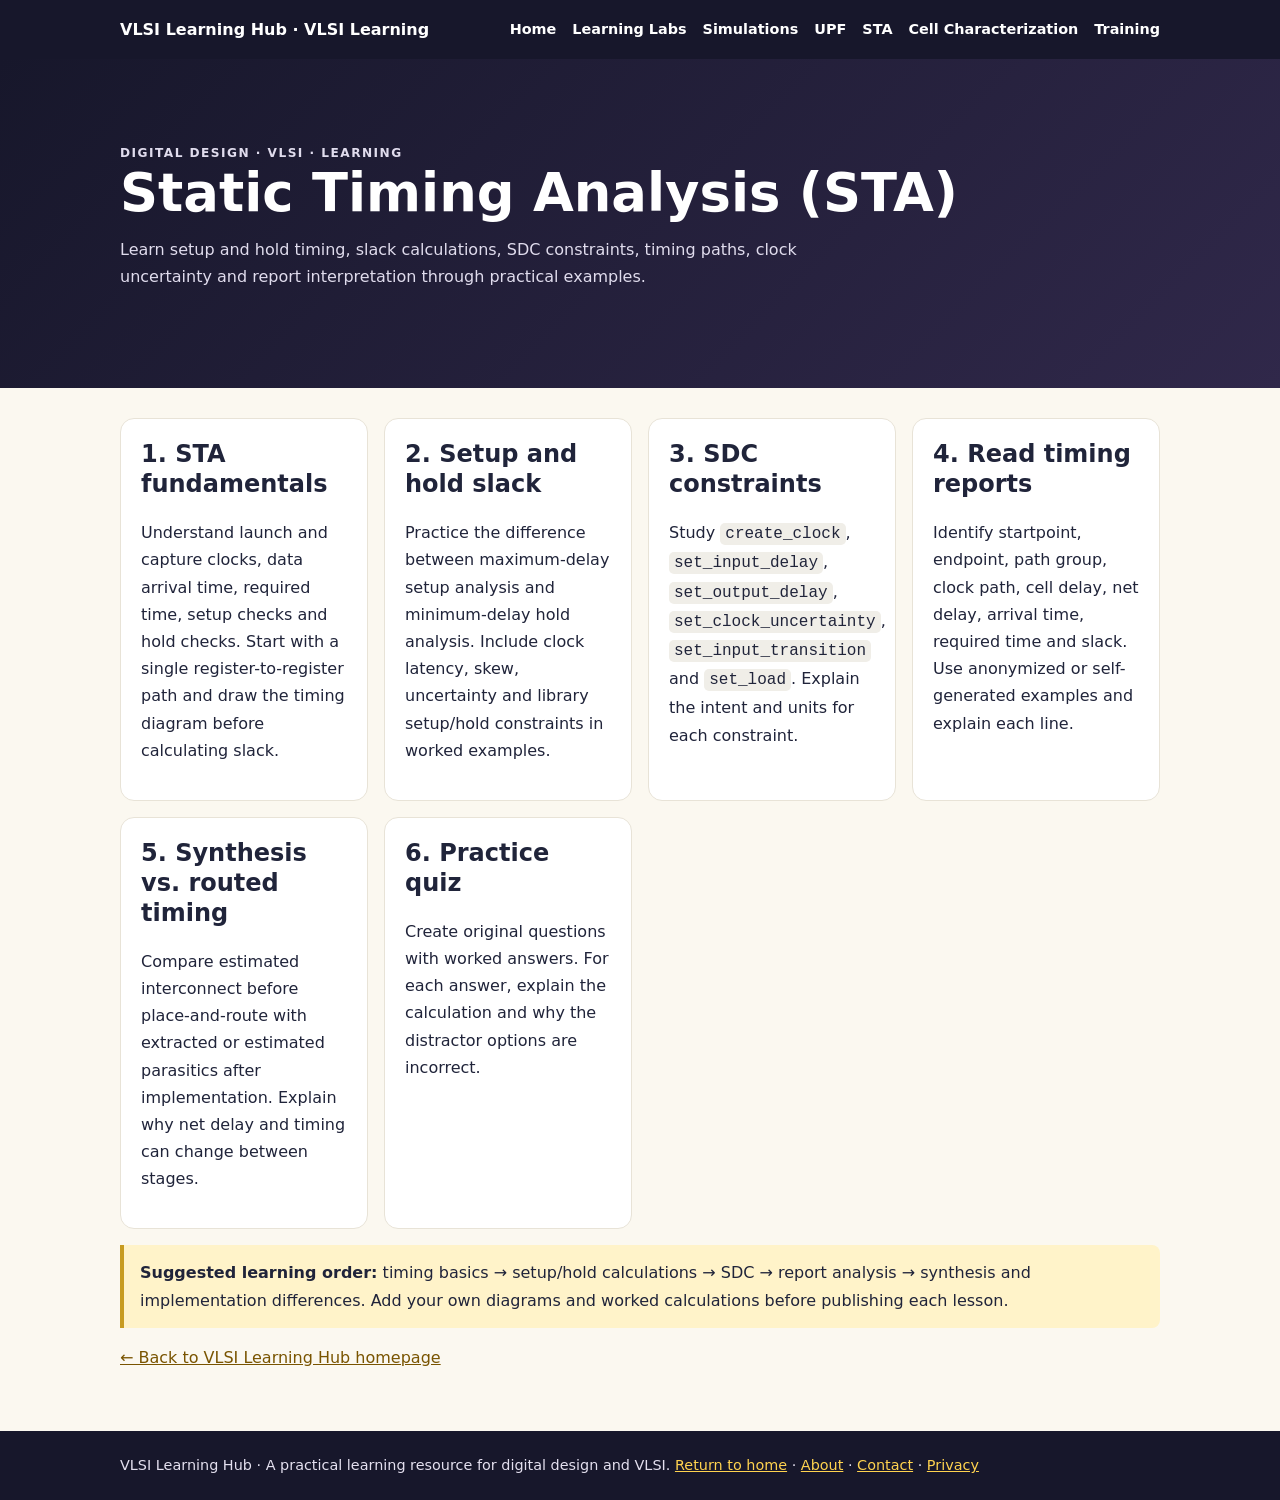
<file: docs/sta/index.html>
<!doctype html>
<html lang="en"><head><meta charset="utf-8"><meta name="viewport" content="width=device-width,initial-scale=1">
<title>Static Timing Analysis (STA) | VLSI Learning Hub</title><meta name="description" content="Learn setup and hold timing, slack calculations, SDC constraints, timing paths, clock uncertainty and report interpretation through practical examples.">
<meta name="robots" content="index,follow"><meta name="theme-color" content="#17172b">
<link rel="canonical" href="https://t-maharshi-sanand-yadav.github.io/VLSI-Learning-Hub/sta/">
<style>
:root{--ink:#20243a;--muted:#687187;--navy:#17172b;--gold:#ffd34f;--line:#e8e3d7;--paper:#fbf8f0}
*{box-sizing:border-box}body{margin:0;background:var(--paper);color:var(--ink);font:16px/1.7 system-ui,-apple-system,Segoe UI,Arial,sans-serif}a{color:#795400}header{background:var(--navy);color:white;padding:16px 0}nav,.wrap{width:min(1040px,calc(100% - 32px));margin:auto}nav{display:flex;align-items:center;justify-content:space-between;gap:16px;flex-wrap:wrap}nav a{color:white;text-decoration:none;font-weight:650}.links{display:flex;gap:16px;flex-wrap:wrap;font-size:.9rem}.hero{background:linear-gradient(135deg,#17172b,#30284a);color:white;padding:54px 0}.hero h1{font-size:clamp(2rem,5vw,3.3rem);line-height:1.1;margin:0 0 14px}.hero p{color:#e0dced;max-width:760px;margin:0}.wrap{padding-top:30px;padding-bottom:44px}.grid{display:grid;grid-template-columns:repeat(auto-fit,minmax(240px,1fr));gap:16px}.card{background:white;border:1px solid var(--line);border-radius:14px;padding:20px}.card h2,.card h3{margin-top:0;line-height:1.25}.eyebrow{color:#ffd34f;text-transform:uppercase;letter-spacing:.12em;font-size:.76rem;font-weight:800}code,pre{background:#f0eee8;border-radius:5px}code{padding:2px 5px}pre{padding:16px;overflow:auto}li{margin:.35rem 0}.notice{padding:14px 16px;border-left:4px solid #c79b20;background:#fff3c9;border-radius:0 8px 8px 0}footer{background:#17172b;color:#e4e0ef;padding:22px 0;font-size:.9rem}footer .wrap{padding-top:0;padding-bottom:0}footer a{color:#ffd34f}@media(max-width:600px){nav{align-items:flex-start;flex-direction:column}.hero{padding:38px 0}}
</style></head><body>
<header><nav><a href="../index.html">VLSI Learning Hub · VLSI Learning</a><div class="links"><a href="../index.html">Home</a><a href="../learn/">Learning Labs</a><a href="../simulations/">Simulations</a><a href="../upf/">UPF</a><a href="../sta/">STA</a><a href="../characterization/">Cell Characterization</a><a href="../training/">Training</a></div></nav></header>
<section class="hero"><div class="wrap"><p class="eyebrow">Digital Design · VLSI · Learning</p><h1>Static Timing Analysis (STA)</h1><p>Learn setup and hold timing, slack calculations, SDC constraints, timing paths, clock uncertainty and report interpretation through practical examples.</p></div></section>
<main class="wrap"><div class="grid"><article class="card"><h2>1. STA fundamentals</h2><p>Understand launch and capture clocks, data arrival time, required time, setup checks and hold checks. Start with a single register-to-register path and draw the timing diagram before calculating slack.</p></article><article class="card"><h2>2. Setup and hold slack</h2><p>Practice the difference between maximum-delay setup analysis and minimum-delay hold analysis. Include clock latency, skew, uncertainty and library setup/hold constraints in worked examples.</p></article><article class="card"><h2>3. SDC constraints</h2><p>Study <code>create_clock</code>, <code>set_input_delay</code>, <code>set_output_delay</code>, <code>set_clock_uncertainty</code>, <code>set_input_transition</code> and <code>set_load</code>. Explain the intent and units for each constraint.</p></article><article class="card"><h2>4. Read timing reports</h2><p>Identify startpoint, endpoint, path group, clock path, cell delay, net delay, arrival time, required time and slack. Use anonymized or self-generated examples and explain each line.</p></article><article class="card"><h2>5. Synthesis vs. routed timing</h2><p>Compare estimated interconnect before place-and-route with extracted or estimated parasitics after implementation. Explain why net delay and timing can change between stages.</p></article><article class="card"><h2>6. Practice quiz</h2><p>Create original questions with worked answers. For each answer, explain the calculation and why the distractor options are incorrect.</p></article></div><p class="notice"><strong>Suggested learning order:</strong> timing basics → setup/hold calculations → SDC → report analysis → synthesis and implementation differences. Add your own diagrams and worked calculations before publishing each lesson.</p><p><a href="../index.html">← Back to VLSI Learning Hub homepage</a></p></main><footer><div class="wrap">VLSI Learning Hub · A practical learning resource for digital design and VLSI. <a href="../index.html">Return to home</a> · <a href="../about/">About</a> · <a href="../contact/">Contact</a> · <a href="../privacy/">Privacy</a></div></footer>
</body></html>
</file>
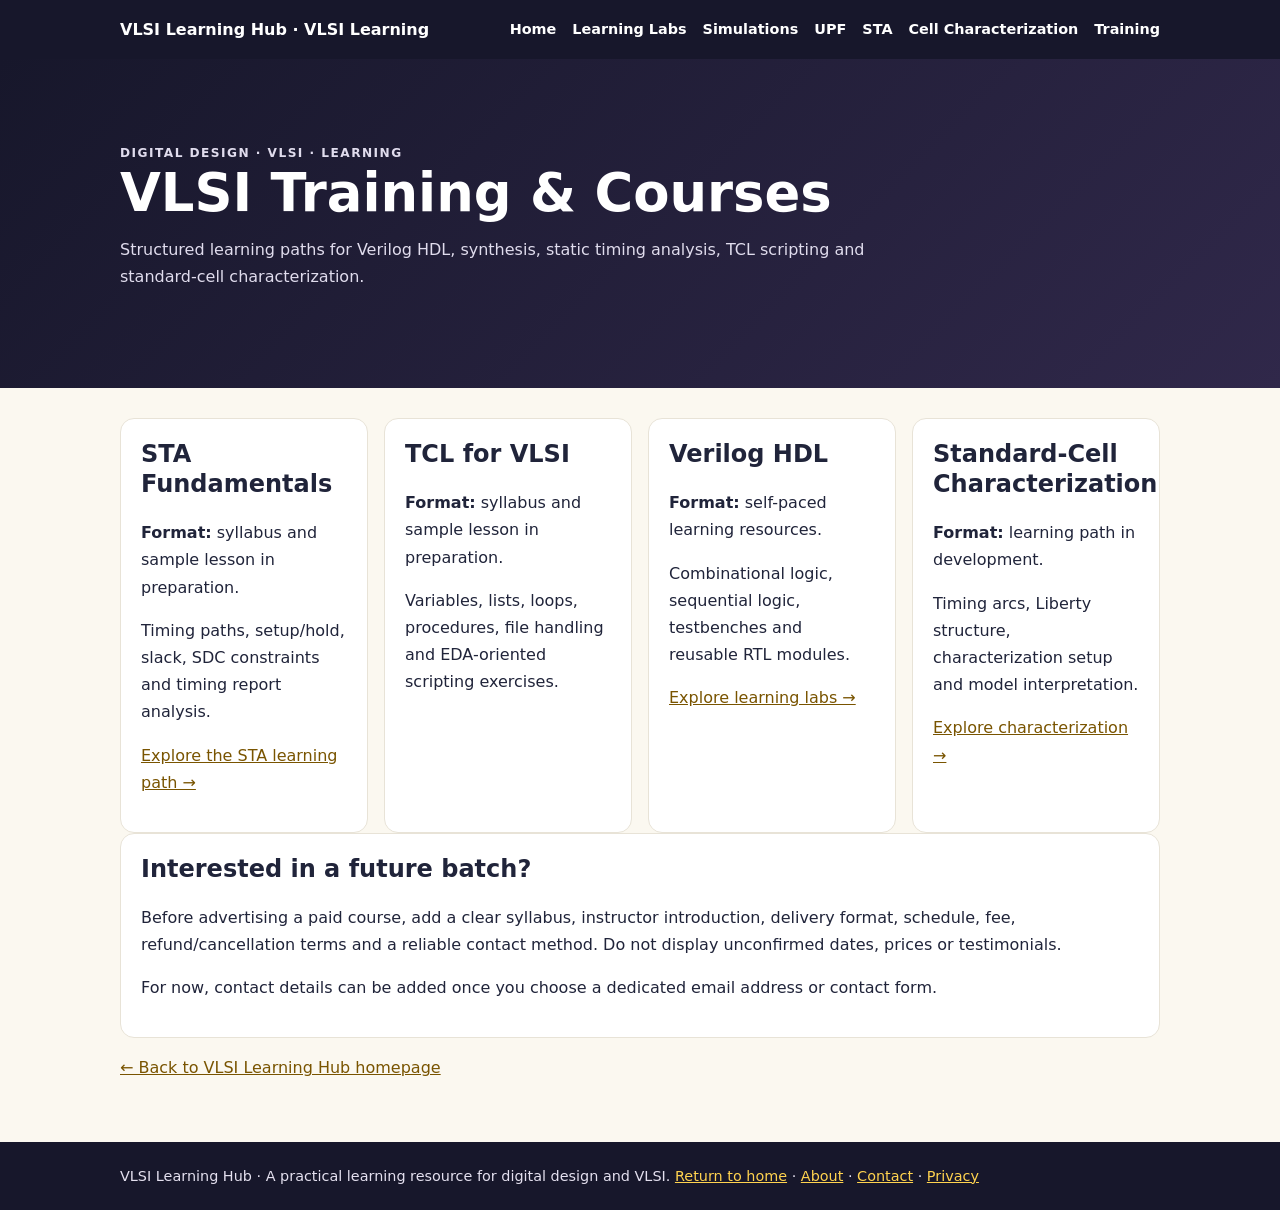
<file: docs/training/index.html>
<!doctype html>
<html lang="en"><head><meta charset="utf-8"><meta name="viewport" content="width=device-width,initial-scale=1">
<title>VLSI Training & Courses | VLSI Learning Hub</title><meta name="description" content="Structured learning paths for Verilog HDL, synthesis, static timing analysis, TCL scripting and standard-cell characterization.">
<meta name="robots" content="index,follow"><meta name="theme-color" content="#17172b">
<link rel="canonical" href="https://t-maharshi-sanand-yadav.github.io/VLSI-Learning-Hub/training/">
<style>
:root{--ink:#20243a;--muted:#687187;--navy:#17172b;--gold:#ffd34f;--line:#e8e3d7;--paper:#fbf8f0}
*{box-sizing:border-box}body{margin:0;background:var(--paper);color:var(--ink);font:16px/1.7 system-ui,-apple-system,Segoe UI,Arial,sans-serif}a{color:#795400}header{background:var(--navy);color:white;padding:16px 0}nav,.wrap{width:min(1040px,calc(100% - 32px));margin:auto}nav{display:flex;align-items:center;justify-content:space-between;gap:16px;flex-wrap:wrap}nav a{color:white;text-decoration:none;font-weight:650}.links{display:flex;gap:16px;flex-wrap:wrap;font-size:.9rem}.hero{background:linear-gradient(135deg,#17172b,#30284a);color:white;padding:54px 0}.hero h1{font-size:clamp(2rem,5vw,3.3rem);line-height:1.1;margin:0 0 14px}.hero p{color:#e0dced;max-width:760px;margin:0}.wrap{padding-top:30px;padding-bottom:44px}.grid{display:grid;grid-template-columns:repeat(auto-fit,minmax(240px,1fr));gap:16px}.card{background:white;border:1px solid var(--line);border-radius:14px;padding:20px}.card h2,.card h3{margin-top:0;line-height:1.25}.eyebrow{color:#ffd34f;text-transform:uppercase;letter-spacing:.12em;font-size:.76rem;font-weight:800}code,pre{background:#f0eee8;border-radius:5px}code{padding:2px 5px}pre{padding:16px;overflow:auto}li{margin:.35rem 0}.notice{padding:14px 16px;border-left:4px solid #c79b20;background:#fff3c9;border-radius:0 8px 8px 0}footer{background:#17172b;color:#e4e0ef;padding:22px 0;font-size:.9rem}footer .wrap{padding-top:0;padding-bottom:0}footer a{color:#ffd34f}@media(max-width:600px){nav{align-items:flex-start;flex-direction:column}.hero{padding:38px 0}}
</style></head><body>
<header><nav><a href="../index.html">VLSI Learning Hub · VLSI Learning</a><div class="links"><a href="../index.html">Home</a><a href="../learn/">Learning Labs</a><a href="../simulations/">Simulations</a><a href="../upf/">UPF</a><a href="../sta/">STA</a><a href="../characterization/">Cell Characterization</a><a href="../training/">Training</a></div></nav></header>
<section class="hero"><div class="wrap"><p class="eyebrow">Digital Design · VLSI · Learning</p><h1>VLSI Training & Courses</h1><p>Structured learning paths for Verilog HDL, synthesis, static timing analysis, TCL scripting and standard-cell characterization.</p></div></section>
<main class="wrap"><div class="grid"><article class="card"><h2>STA Fundamentals</h2><p><strong>Format:</strong> syllabus and sample lesson in preparation.</p><p>Timing paths, setup/hold, slack, SDC constraints and timing report analysis.</p><p><a href="../sta/">Explore the STA learning path →</a></p></article><article class="card"><h2>TCL for VLSI</h2><p><strong>Format:</strong> syllabus and sample lesson in preparation.</p><p>Variables, lists, loops, procedures, file handling and EDA-oriented scripting exercises.</p></article><article class="card"><h2>Verilog HDL</h2><p><strong>Format:</strong> self-paced learning resources.</p><p>Combinational logic, sequential logic, testbenches and reusable RTL modules.</p><p><a href="../learn/">Explore learning labs →</a></p></article><article class="card"><h2>Standard-Cell Characterization</h2><p><strong>Format:</strong> learning path in development.</p><p>Timing arcs, Liberty structure, characterization setup and model interpretation.</p><p><a href="../characterization/">Explore characterization →</a></p></article></div><div class="card"><h2>Interested in a future batch?</h2><p>Before advertising a paid course, add a clear syllabus, instructor introduction, delivery format, schedule, fee, refund/cancellation terms and a reliable contact method. Do not display unconfirmed dates, prices or testimonials.</p><p>For now, contact details can be added once you choose a dedicated email address or contact form.</p></div><p><a href="../index.html">← Back to VLSI Learning Hub homepage</a></p></main><footer><div class="wrap">VLSI Learning Hub · A practical learning resource for digital design and VLSI. <a href="../index.html">Return to home</a> · <a href="../about/">About</a> · <a href="../contact/">Contact</a> · <a href="../privacy/">Privacy</a></div></footer>
</body></html>
</file>
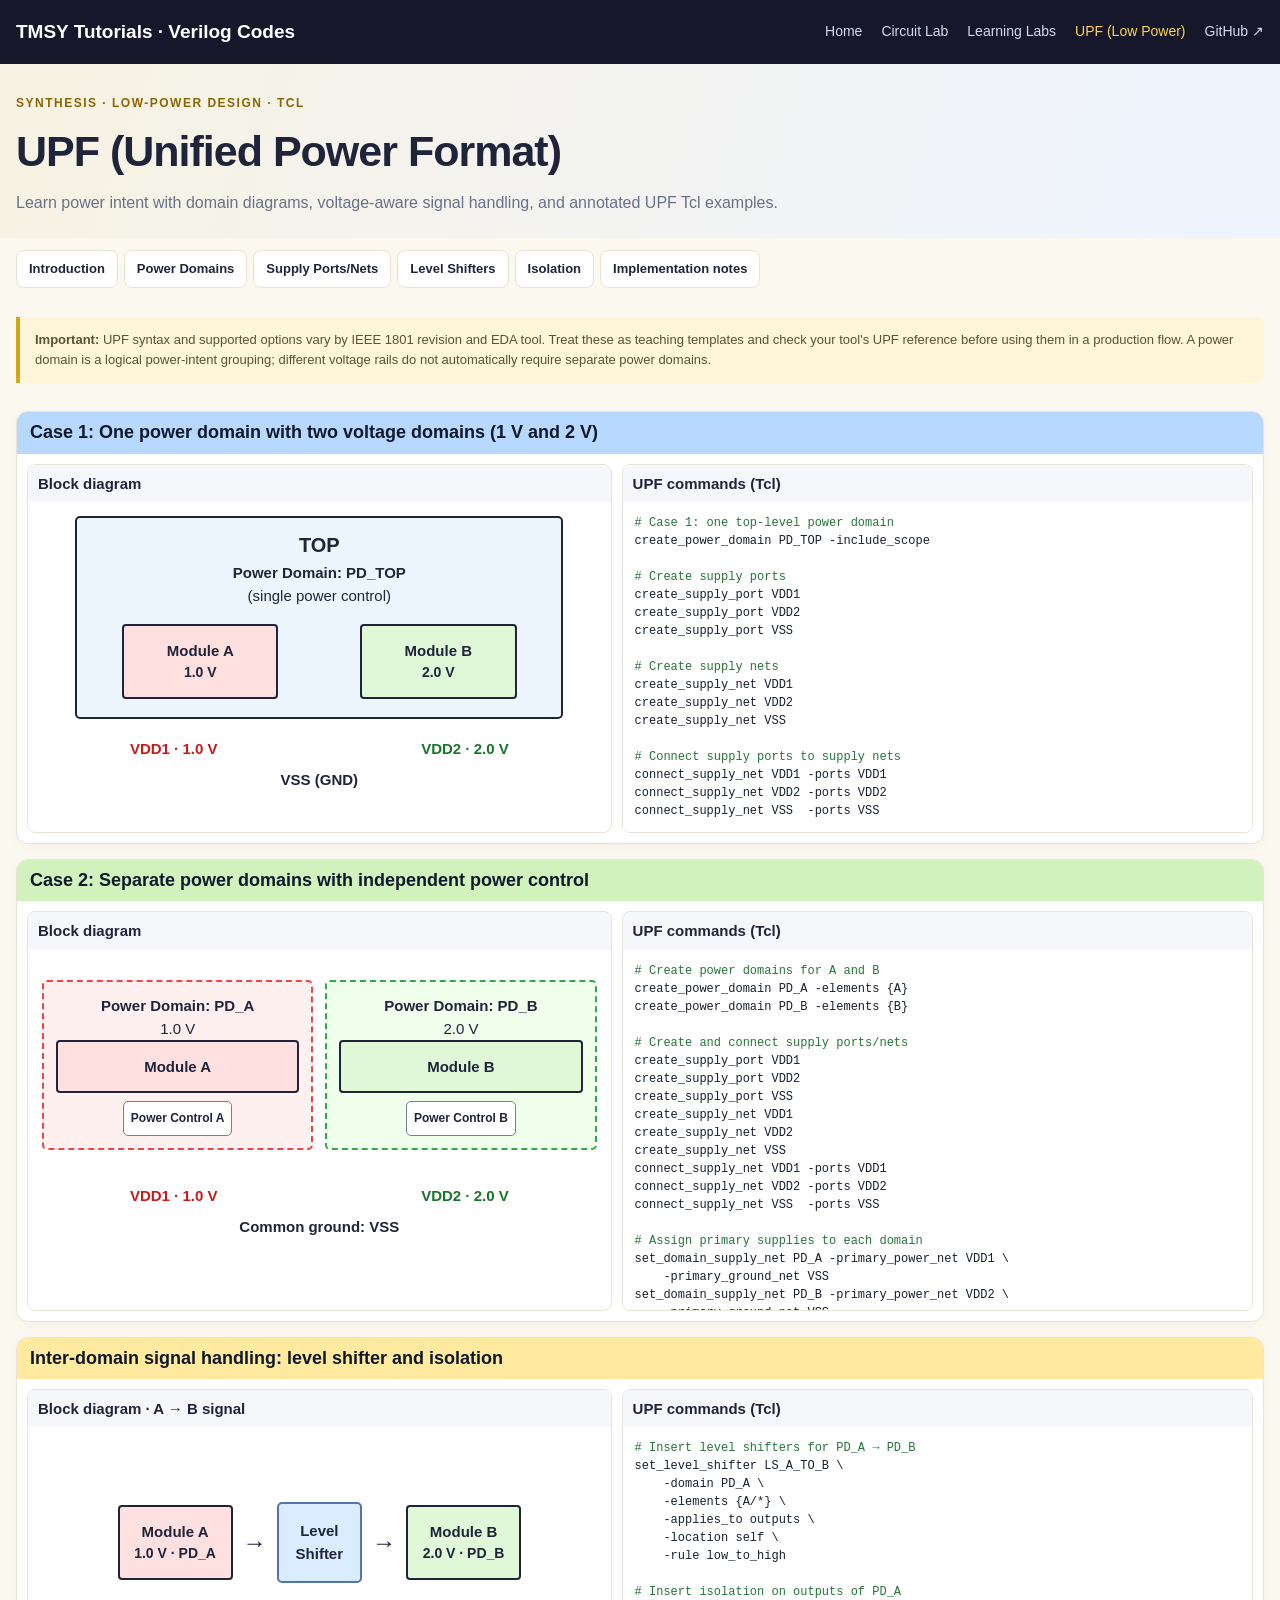
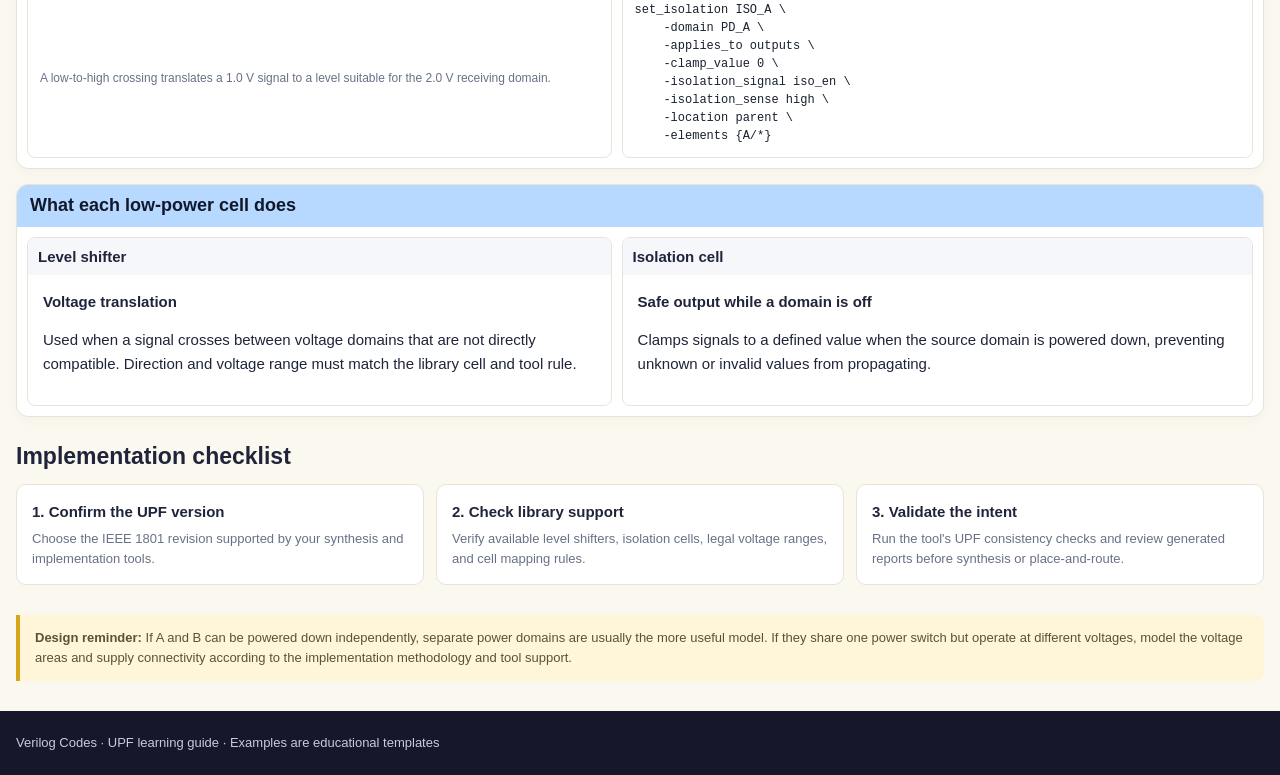
<file: docs/upf/index.html>
<!doctype html>
<html lang="en">
<head>
<meta charset="utf-8"><meta name="viewport" content="width=device-width,initial-scale=1">
<meta name="theme-color" content="#17172b">
<title>UPF (Unified Power Format) | VLSI Learning Hub</title>
<meta name="description" content="Learn UPF power intent, power domains, supply nets, level shifters and isolation with visual examples and Tcl commands.">
<link rel="canonical" href="https://t-maharshi-sanand-yadav.github.io/VLSI-Learning-Hub/upf/">
<style>
:root{--navy:#17172b;--navy2:#24223e;--ink:#20243a;--muted:#687187;--paper:#fbf8f0;--line:#e8e3d7;--gold:#ffd34f;--blue:#a9c9f5;--green:#bdeaa7;--red:#f8b7b7}
*{box-sizing:border-box}body{margin:0;background:var(--paper);color:var(--ink);font:15px/1.55 Arial,sans-serif}a{color:inherit;text-decoration:none}.wrap{width:min(1320px,calc(100% - 32px));margin:auto}
header{background:var(--navy);color:#fff}.nav{min-height:64px;display:flex;align-items:center;justify-content:space-between;gap:20px;flex-wrap:wrap}.brand{font-size:19px;font-weight:800}.links{display:flex;gap:19px;align-items:center;flex-wrap:wrap;color:#d1dbea;font-size:14px}.links a:hover,.links .active{color:var(--gold)}.hero{padding:30px 0 22px;background:linear-gradient(110deg,#f7f2e3,#eef4ff)}.eyebrow{margin:0 0 5px;color:#8b6500;font-size:12px;font-weight:800;letter-spacing:1.5px;text-transform:uppercase}h1{margin:0;font-size:clamp(28px,4vw,43px);letter-spacing:-1px} .intro{color:var(--muted);margin:7px 0 0;font-size:16px}
.tabs{display:flex;gap:6px;overflow-x:auto;padding:12px 0 15px;position:sticky;top:0;background:var(--paper);z-index:4}.tabs a{white-space:nowrap;border:1px solid var(--line);border-radius:8px;padding:8px 12px;background:#fff;font-size:13px;font-weight:700}.tabs a:hover{border-color:#d8b23b;background:#fff7d8}
.case{margin:0 0 15px;border:1px solid var(--line);border-radius:12px;overflow:hidden;background:#fff;box-shadow:0 3px 12px #17172b08}.case-title{margin:0;padding:9px 13px;font-size:18px;line-height:1.3;color:#10182b}.blue{background:#b7d8ff}.green{background:#d1f1bd}.yellow{background:#ffeaa0}.panels{display:grid;grid-template-columns:minmax(0,1fr) minmax(0,1.08fr);gap:10px;padding:10px}.panel{min-width:0;border:1px solid var(--line);border-radius:8px;overflow:hidden}.panel h3{margin:0;padding:7px 10px;background:#f5f7fb;font-size:15px}.diagram{padding:14px;min-height:230px;display:flex;align-items:center;justify-content:center;background:#fff}.topbox{width:88%;border:2px solid #1c2534;border-radius:5px;padding:12px;background:#edf5ff;text-align:center}.topname{font-size:20px;font-weight:800}.modules{display:flex;justify-content:space-around;gap:16px;margin:16px 0 6px}.module{padding:13px 8px;min-width:34%;border:2px solid #20243a;border-radius:4px;text-align:center;font-weight:700}.module small{display:block;font-weight:600;font-size:14px}.moda{background:#ffe0e0}.modb{background:#e1f8d8}.rail{display:flex;justify-content:space-around;align-items:center;font-weight:800;margin-top:4px}.rail span:first-child{color:#c61c1c}.rail span:last-child{color:#19752b}.ground{text-align:center;font-weight:700;margin-top:8px}.code{margin:0;padding:12px;background:#fff;color:#18202e;font:12px/1.5 ui-monospace,SFMono-Regular,Consolas,monospace;white-space:pre;overflow:auto;max-height:360px}.comment{color:#28743c}.subtle{padding:0 12px 12px;color:var(--muted);font-size:12px}
.split-domains{width:100%;display:grid;grid-template-columns:1fr 1fr;gap:12px}.domain{border:2px dashed;border-radius:5px;padding:12px;text-align:center}.domain.a{background:#fff0f0;border-color:#e44}.domain.b{background:#f0ffeb;border-color:#36a64a}.powerctl{display:inline-block;padding:7px;border:1px solid #758096;border-radius:5px;background:#fff;font-size:12px;font-weight:700;margin-top:8px}.signal{display:flex;align-items:center;justify-content:center;gap:10px;flex-wrap:wrap;padding:18px}.signal .module{min-width:115px}.shift{padding:15px 17px;border:2px solid #5276a8;background:#dcecff;border-radius:5px;font-weight:800;text-align:center}.arrow{font-size:24px;font-weight:800}
.callout{margin:14px 0 28px;border-left:4px solid #d6a51c;background:#fff5d8;padding:13px 15px;border-radius:0 8px 8px 0;color:#5c5136;font-size:13px}.section-head{margin:22px 0 10px;font-size:23px}.refgrid{display:grid;grid-template-columns:repeat(3,1fr);gap:12px;margin-bottom:30px}.ref{padding:15px;border:1px solid var(--line);border-radius:10px;background:#fff}.ref h3{margin:0 0 5px;font-size:15px}.ref p{margin:0;color:var(--muted);font-size:13px}
footer{margin-top:30px;padding:22px 0;background:var(--navy);color:#c3ccdc;font-size:13px}
@media(max-width:760px){.panels{grid-template-columns:1fr}.diagram{min-height:200px}.refgrid{grid-template-columns:1fr}.nav{padding:12px 0}.links{gap:12px}.case-title{font-size:16px}.code{font-size:11px}.tabs{top:0}}
</style></head>
<body>
<header><nav class="nav wrap"><a class="brand" href="../index.html">TMSY Tutorials · Verilog Codes</a><div class="links"><a href="../index.html">Home</a><a href="../simulations/">Circuit Lab</a><a href="../learn/">Learning Labs</a><a class="active" href="./">UPF (Low Power)</a><a href="https://github.com/T-Maharshi-Sanand-Yadav/Verilog_Codes" target="_blank" rel="noreferrer">GitHub ↗</a></div></nav></header>
<section class="hero"><div class="wrap"><p class="eyebrow">Synthesis · Low-Power Design · Tcl</p><h1>UPF (Unified Power Format)</h1><p class="intro">Learn power intent with domain diagrams, voltage-aware signal handling, and annotated UPF Tcl examples.</p></div></section>
<main class="wrap">
<nav class="tabs" aria-label="UPF topics"><a href="#intro">Introduction</a><a href="#case1">Power Domains</a><a href="#supplies">Supply Ports/Nets</a><a href="#level-shifter">Level Shifters</a><a href="#isolation">Isolation</a><a href="#checklist">Implementation notes</a></nav>
<section id="intro" class="callout"><strong>Important:</strong> UPF syntax and supported options vary by IEEE 1801 revision and EDA tool. Treat these as teaching templates and check your tool's UPF reference before using them in a production flow. A power domain is a logical power-intent grouping; different voltage rails do not automatically require separate power domains.</section>
<section class="case" id="case1"><h2 class="case-title blue">Case 1: One power domain with two voltage domains (1 V and 2 V)</h2><div class="panels">
<div class="panel"><h3>Block diagram</h3><div class="diagram"><div class="topbox"><div class="topname">TOP</div><strong>Power Domain: PD_TOP</strong><br><span>(single power control)</span><div class="modules"><div class="module moda">Module A<small>1.0 V</small></div><div class="module modb">Module B<small>2.0 V</small></div></div></div></div><div class="rail"><span>VDD1 · 1.0 V</span><span>VDD2 · 2.0 V</span></div><div class="ground">VSS (GND)</div></div>
<div class="panel" id="supplies"><h3>UPF commands (Tcl)</h3><pre class="code"><span class="comment"># Case 1: one top-level power domain</span>
create_power_domain PD_TOP -include_scope

<span class="comment"># Create supply ports</span>
create_supply_port VDD1
create_supply_port VDD2
create_supply_port VSS

<span class="comment"># Create supply nets</span>
create_supply_net VDD1
create_supply_net VDD2
create_supply_net VSS

<span class="comment"># Connect supply ports to supply nets</span>
connect_supply_net VDD1 -ports VDD1
connect_supply_net VDD2 -ports VDD2
connect_supply_net VSS  -ports VSS</pre></div></div></section>
<section class="case" id="case2"><h2 class="case-title green">Case 2: Separate power domains with independent power control</h2><div class="panels"><div class="panel"><h3>Block diagram</h3><div class="diagram"><div class="split-domains"><div class="domain a"><strong>Power Domain: PD_A</strong><br>1.0 V<div class="module moda">Module A</div><div class="powerctl">Power Control A</div></div><div class="domain b"><strong>Power Domain: PD_B</strong><br>2.0 V<div class="module modb">Module B</div><div class="powerctl">Power Control B</div></div></div></div><div class="rail"><span>VDD1 · 1.0 V</span><span>VDD2 · 2.0 V</span></div><div class="ground">Common ground: VSS</div></div>
<div class="panel"><h3>UPF commands (Tcl)</h3><pre class="code"><span class="comment"># Create power domains for A and B</span>
create_power_domain PD_A -elements {A}
create_power_domain PD_B -elements {B}

<span class="comment"># Create and connect supply ports/nets</span>
create_supply_port VDD1
create_supply_port VDD2
create_supply_port VSS
create_supply_net VDD1
create_supply_net VDD2
create_supply_net VSS
connect_supply_net VDD1 -ports VDD1
connect_supply_net VDD2 -ports VDD2
connect_supply_net VSS  -ports VSS

<span class="comment"># Assign primary supplies to each domain</span>
set_domain_supply_net PD_A -primary_power_net VDD1 \
    -primary_ground_net VSS
set_domain_supply_net PD_B -primary_power_net VDD2 \
    -primary_ground_net VSS</pre></div></div></section>
<section class="case" id="level-shifter"><h2 class="case-title yellow">Inter-domain signal handling: level shifter and isolation</h2><div class="panels"><div class="panel"><h3>Block diagram · A → B signal</h3><div class="diagram"><div class="signal"><div class="module moda">Module A<small>1.0 V · PD_A</small></div><span class="arrow">→</span><div class="shift">Level<br>Shifter</div><span class="arrow">→</span><div class="module modb">Module B<small>2.0 V · PD_B</small></div></div></div><p class="subtle">A low-to-high crossing translates a 1.0 V signal to a level suitable for the 2.0 V receiving domain.</p></div>
<div class="panel"><h3>UPF commands (Tcl)</h3><pre class="code"><span class="comment"># Insert level shifters for PD_A → PD_B</span>
set_level_shifter LS_A_TO_B \
    -domain PD_A \
    -elements {A/*} \
    -applies_to outputs \
    -location self \
    -rule low_to_high

<span class="comment"># Insert isolation on outputs of PD_A</span>
set_isolation ISO_A \
    -domain PD_A \
    -applies_to outputs \
    -clamp_value 0 \
    -isolation_signal iso_en \
    -isolation_sense high \
    -location parent \
    -elements {A/*}</pre></div></div></section>
<section class="case" id="isolation"><h2 class="case-title blue">What each low-power cell does</h2><div class="panels"><div class="panel"><h3>Level shifter</h3><div style="padding:15px"><strong>Voltage translation</strong><p>Used when a signal crosses between voltage domains that are not directly compatible. Direction and voltage range must match the library cell and tool rule.</p></div></div><div class="panel"><h3>Isolation cell</h3><div style="padding:15px"><strong>Safe output while a domain is off</strong><p>Clamps signals to a defined value when the source domain is powered down, preventing unknown or invalid values from propagating.</p></div></div></div></section>
<h2 class="section-head" id="checklist">Implementation checklist</h2><div class="refgrid"><article class="ref"><h3>1. Confirm the UPF version</h3><p>Choose the IEEE 1801 revision supported by your synthesis and implementation tools.</p></article><article class="ref"><h3>2. Check library support</h3><p>Verify available level shifters, isolation cells, legal voltage ranges, and cell mapping rules.</p></article><article class="ref"><h3>3. Validate the intent</h3><p>Run the tool's UPF consistency checks and review generated reports before synthesis or place-and-route.</p></article></div>
<div class="callout"><strong>Design reminder:</strong> If A and B can be powered down independently, separate power domains are usually the more useful model. If they share one power switch but operate at different voltages, model the voltage areas and supply connectivity according to the implementation methodology and tool support.</div>
</main><footer><div class="wrap">Verilog Codes · UPF learning guide · Examples are educational templates</div></footer>
</body></html>
</file>
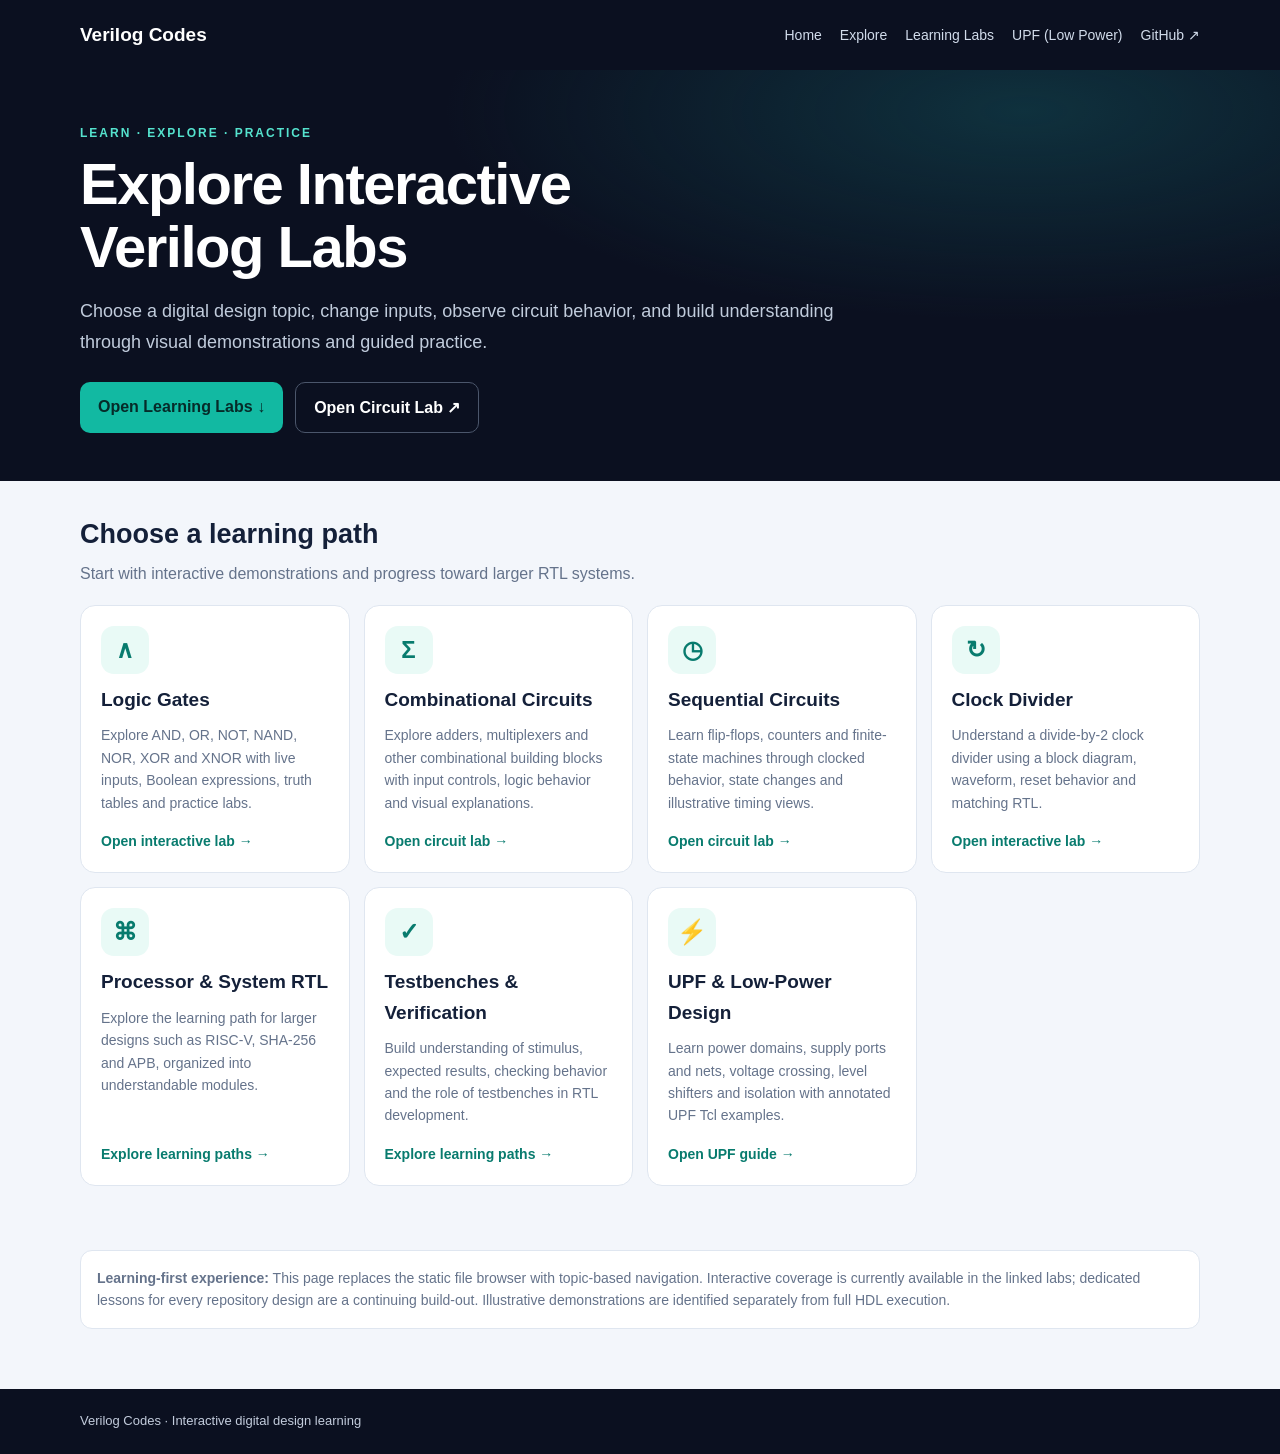
<file: docs/browse.html>
<!doctype html>
<html lang="en"><head><meta charset="utf-8"><meta name="viewport" content="width=device-width,initial-scale=1"><meta name="theme-color" content="#0b1020"><title>Interactive Verilog Learning | Verilog Codes</title><meta name="description" content="Learn digital design through interactive Verilog circuit labs."><style>
:root{--bg:#f3f6fb;--ink:#142039;--muted:#65738b;--line:#dfe6f0;--dark:#0b1020;--teal:#12b9a2;--mint:#e9faf6}*{box-sizing:border-box}body{margin:0;background:var(--bg);color:var(--ink);font:16px/1.6 Arial,sans-serif}a{color:inherit;text-decoration:none}.wrap{width:min(1120px,calc(100% - 32px));margin:auto}header{background:var(--dark);color:white}nav{min-height:70px;display:flex;align-items:center;justify-content:space-between;gap:16px;flex-wrap:wrap}.brand{font-size:19px;font-weight:800}.links{display:flex;gap:18px;flex-wrap:wrap;color:#d1dbea;font-size:14px}.hero{padding:54px 0 48px;background:radial-gradient(ellipse at 80% 10%,#145b6370,transparent 40%),var(--dark);color:white}.eyebrow{color:#55e3ce;text-transform:uppercase;font-size:12px;font-weight:bold;letter-spacing:2px;margin:0 0 10px}h1{font-size:clamp(34px,6vw,58px);line-height:1.08;margin:0;letter-spacing:-1.5px}.hero p:last-of-type{max-width:780px;color:#c1ccdc;font-size:18px;line-height:1.7;margin:18px 0 24px}.actions{display:flex;gap:12px;flex-wrap:wrap}.btn{display:inline-block;padding:12px 18px;border-radius:10px;background:var(--teal);color:#062b29;font-weight:800}.btn.secondary{background:transparent;border:1px solid #4b566b;color:white}.section{padding:32px 0}.section h2{font-size:27px;margin:0 0 5px}.sub{color:var(--muted);margin:0 0 18px}.cards{display:grid;grid-template-columns:repeat(auto-fit,minmax(245px,1fr));gap:14px}.card{background:#fff;border:1px solid var(--line);border-radius:15px;padding:20px;display:flex;flex-direction:column;gap:9px;min-height:220px}.card:hover{border-color:#65cfc1;box-shadow:0 8px 24px #14203910}.symbol{width:48px;height:48px;border-radius:13px;background:var(--mint);color:#087b6e;display:grid;place-items:center;font-size:24px;font-weight:bold}.card h3{font-size:19px;margin:2px 0 0}.card p{font-size:14px;color:var(--muted);margin:0;flex:1}.card .link{font-size:14px;color:#087b6e;font-weight:bold;margin-top:7px}.note{border:1px solid var(--line);background:#fff;border-radius:12px;padding:16px;color:var(--muted);font-size:14px}footer{background:var(--dark);color:#c3ccdc;padding:22px 0;font-size:13px;margin-top:28px}@media(max-width:600px){.hero{padding:40px 0}.links{gap:12px}.hero p:last-of-type{font-size:16px}}
</style></head><body><header><nav class="wrap"><a class="brand" href="index.html">Verilog Codes</a><div class="links"><a href="index.html">Home</a><a href="browse.html" aria-current="page">Explore</a><a href="learn/">Learning Labs</a><a href="upf/">UPF (Low Power)</a><a href="https://github.com/T-Maharshi-Sanand-Yadav/Verilog_Codes" target="_blank" rel="noreferrer">GitHub ↗</a></div></nav></header>
<section class="hero"><div class="wrap"><p class="eyebrow">Learn · Explore · Practice</p><h1>Explore Interactive<br>Verilog Labs</h1><p>Choose a digital design topic, change inputs, observe circuit behavior, and build understanding through visual demonstrations and guided practice.</p><div class="actions"><a class="btn" href="learn/">Open Learning Labs ↓</a><a class="btn secondary" href="simulations/">Open Circuit Lab ↗</a></div></div></section>
<main class="wrap"><section class="section"><h2>Choose a learning path</h2><p class="sub">Start with interactive demonstrations and progress toward larger RTL systems.</p><div class="cards">
<a class="card" href="simulations/?path=Logic"><span class="symbol">∧</span><h3>Logic Gates</h3><p>Explore AND, OR, NOT, NAND, NOR, XOR and XNOR with live inputs, Boolean expressions, truth tables and practice labs.</p><span class="link">Open interactive lab →</span></a>
<a class="card" href="simulations/?path=Combinational"><span class="symbol">Σ</span><h3>Combinational Circuits</h3><p>Explore adders, multiplexers and other combinational building blocks with input controls, logic behavior and visual explanations.</p><span class="link">Open circuit lab →</span></a>
<a class="card" href="simulations/?path=Sequential"><span class="symbol">◷</span><h3>Sequential Circuits</h3><p>Learn flip-flops, counters and finite-state machines through clocked behavior, state changes and illustrative timing views.</p><span class="link">Open circuit lab →</span></a>
<a class="card" href="clock-divider/"><span class="symbol">↻</span><h3>Clock Divider</h3><p>Understand a divide-by-2 clock divider using a block diagram, waveform, reset behavior and matching RTL.</p><span class="link">Open interactive lab →</span></a>
<a class="card" href="learn/"><span class="symbol">⌘</span><h3>Processor & System RTL</h3><p>Explore the learning path for larger designs such as RISC-V, SHA-256 and APB, organized into understandable modules.</p><span class="link">Explore learning paths →</span></a>
<a class="card" href="learn/"><span class="symbol">✓</span><h3>Testbenches & Verification</h3><p>Build understanding of stimulus, expected results, checking behavior and the role of testbenches in RTL development.</p><span class="link">Explore learning paths →</span></a>
<a class="card" href="upf/"><span class="symbol">⚡</span><h3>UPF & Low-Power Design</h3><p>Learn power domains, supply ports and nets, voltage crossing, level shifters and isolation with annotated UPF Tcl examples.</p><span class="link">Open UPF guide →</span></a>
</div></section><section class="section"><div class="note"><strong>Learning-first experience:</strong> This page replaces the static file browser with topic-based navigation. Interactive coverage is currently available in the linked labs; dedicated lessons for every repository design are a continuing build-out. Illustrative demonstrations are identified separately from full HDL execution.</div></section></main><footer><div class="wrap">Verilog Codes · Interactive digital design learning</div></footer></body></html>
</file>
